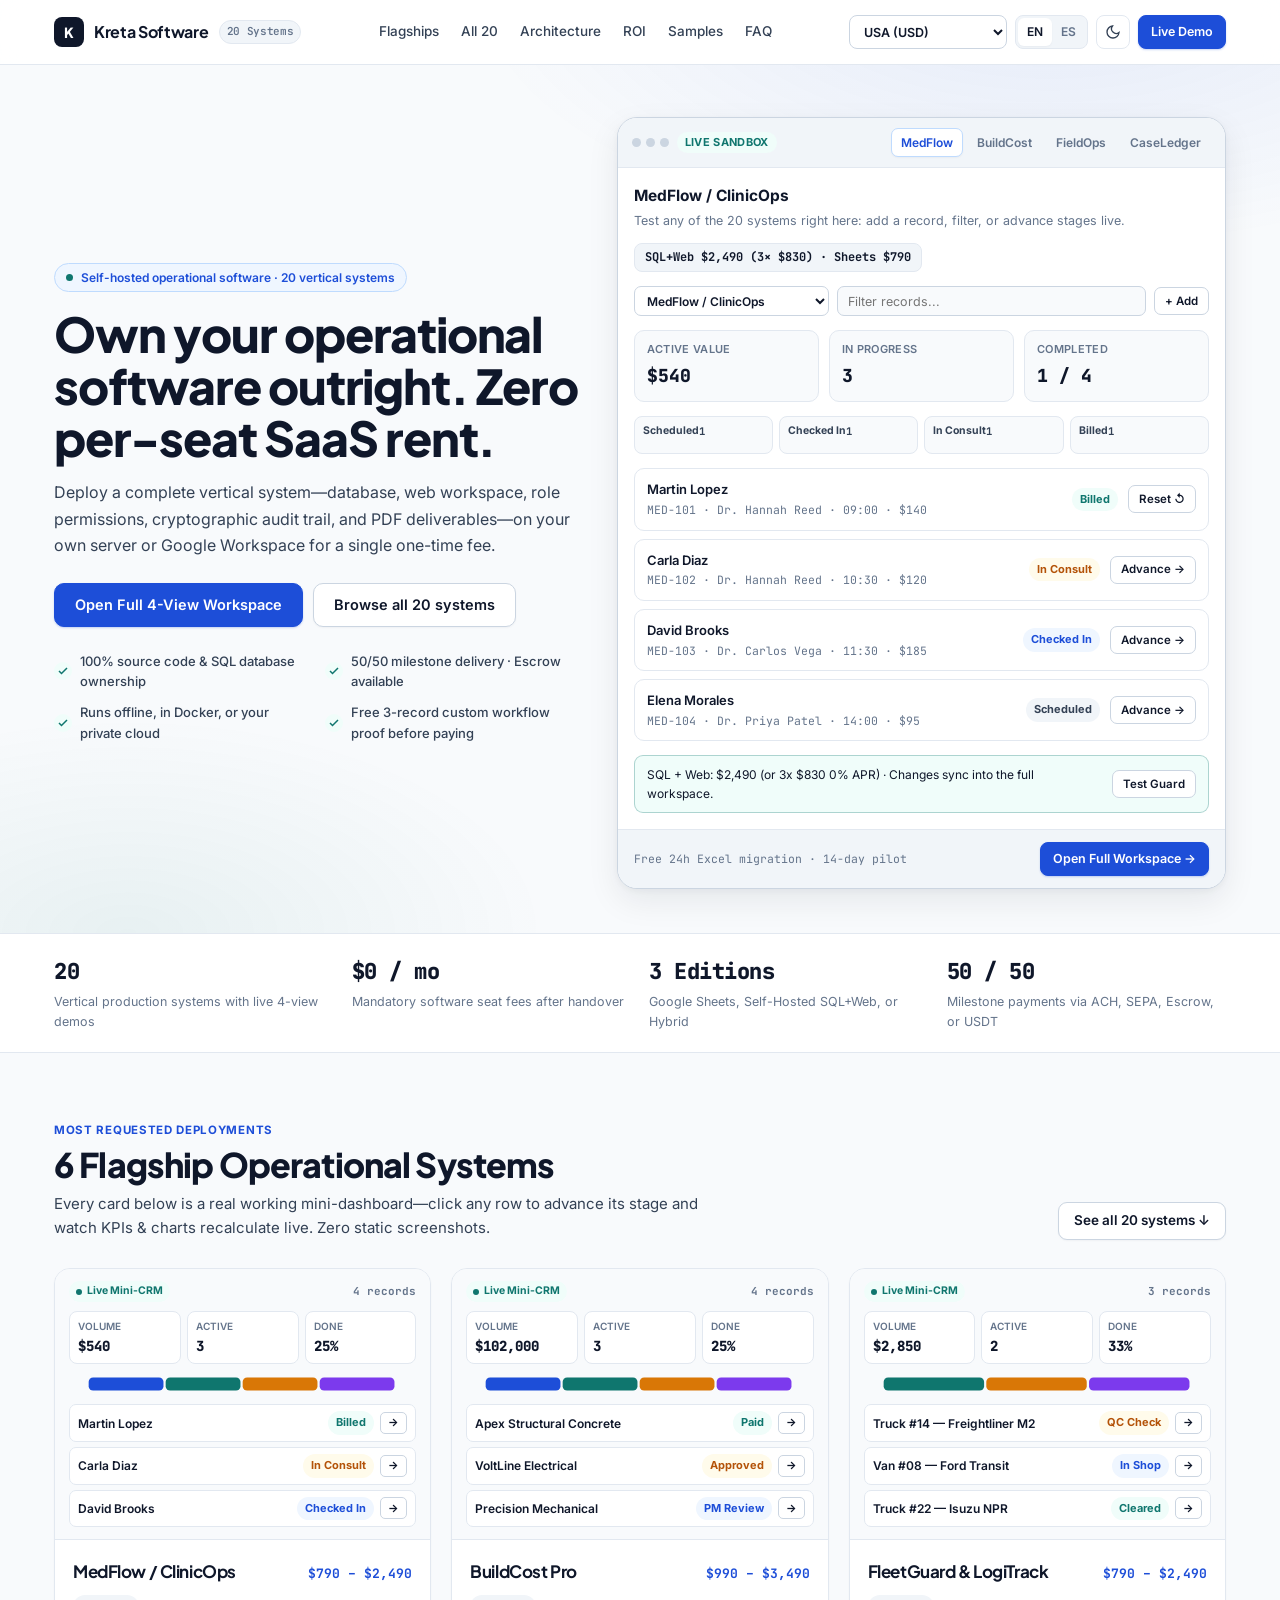
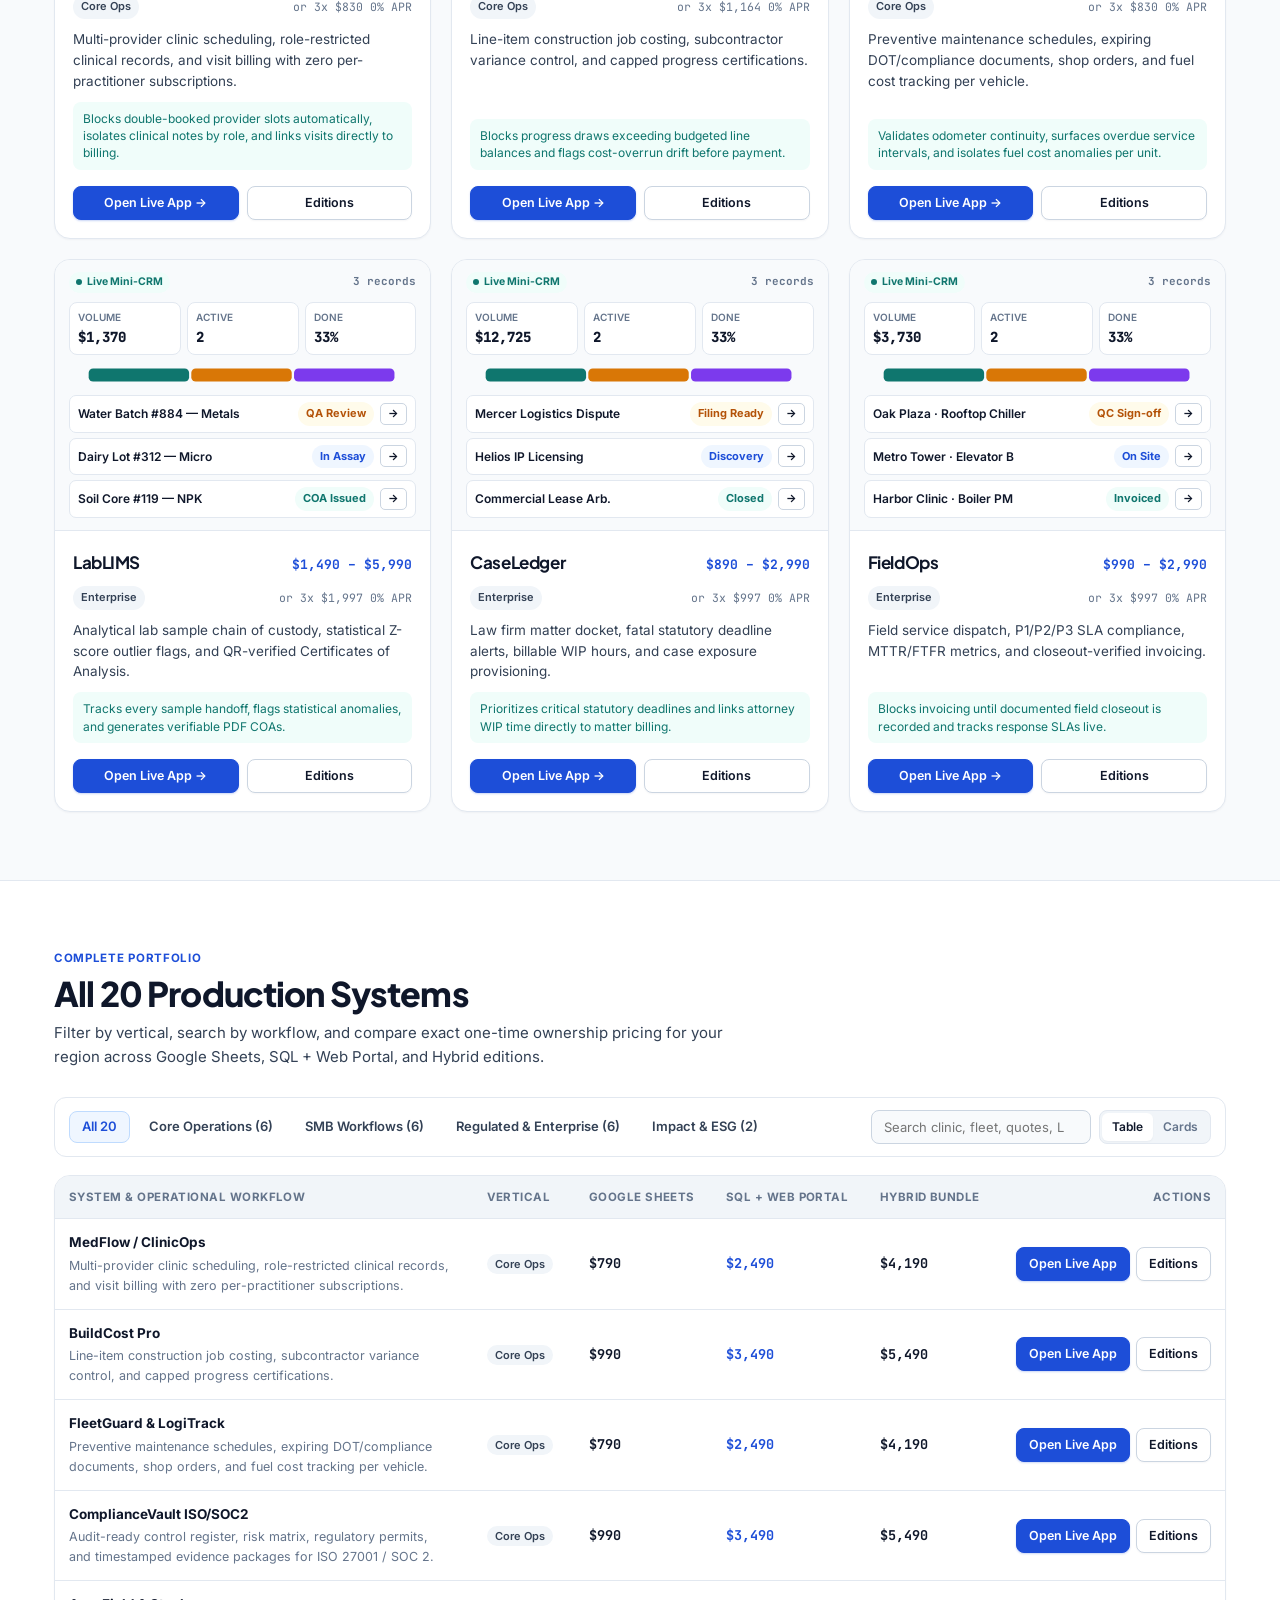
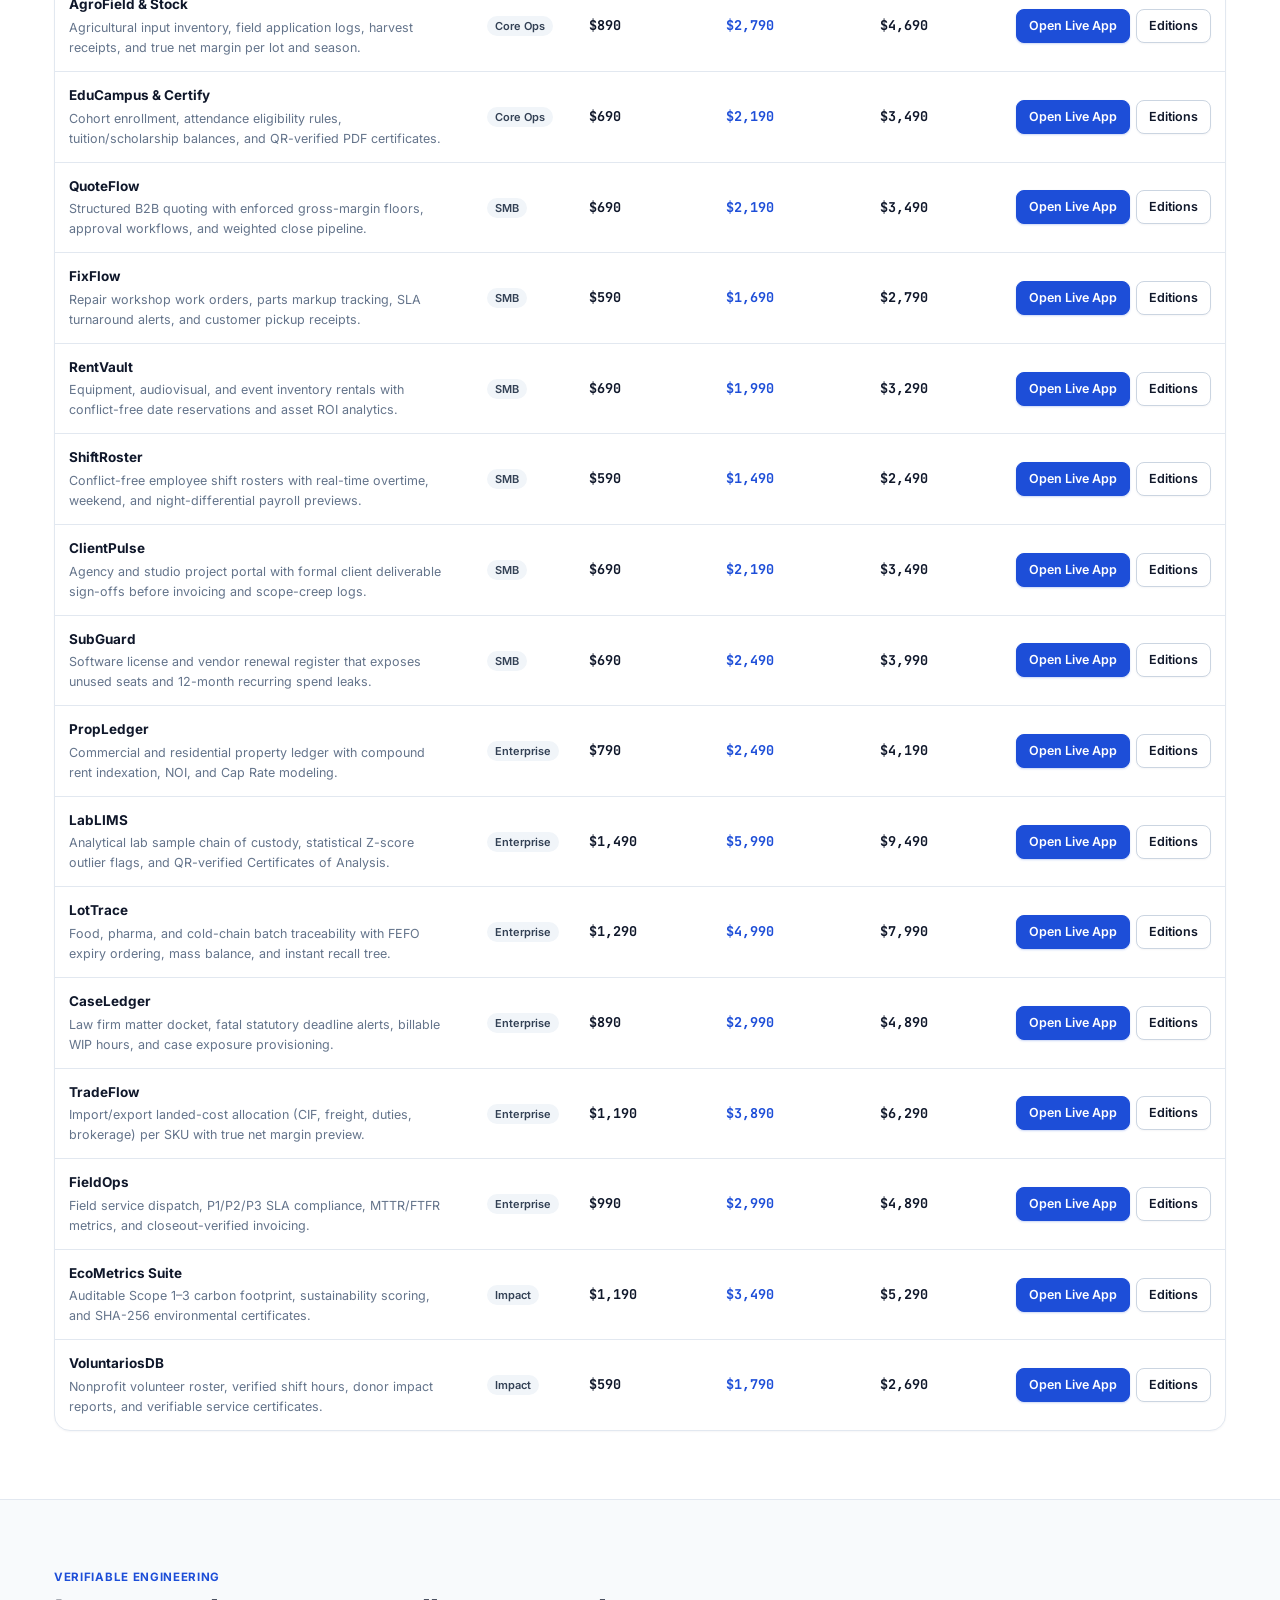
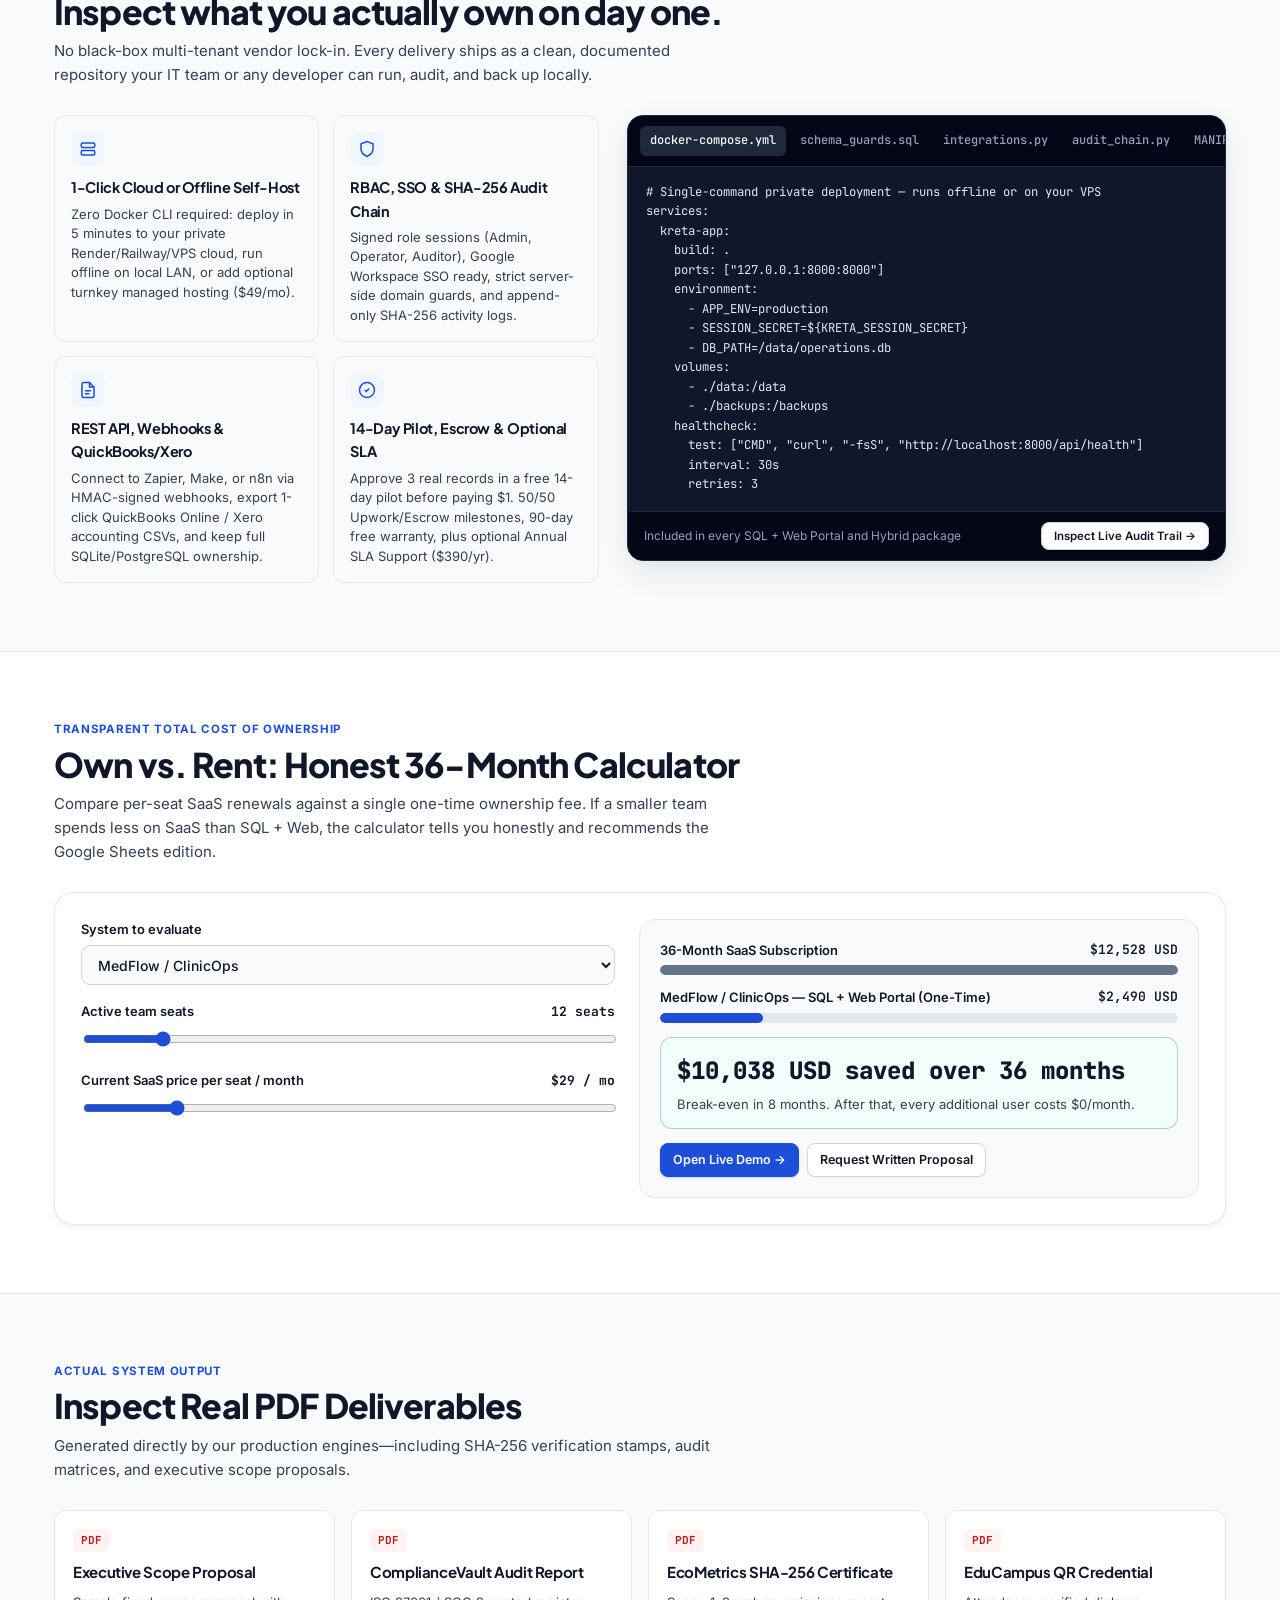
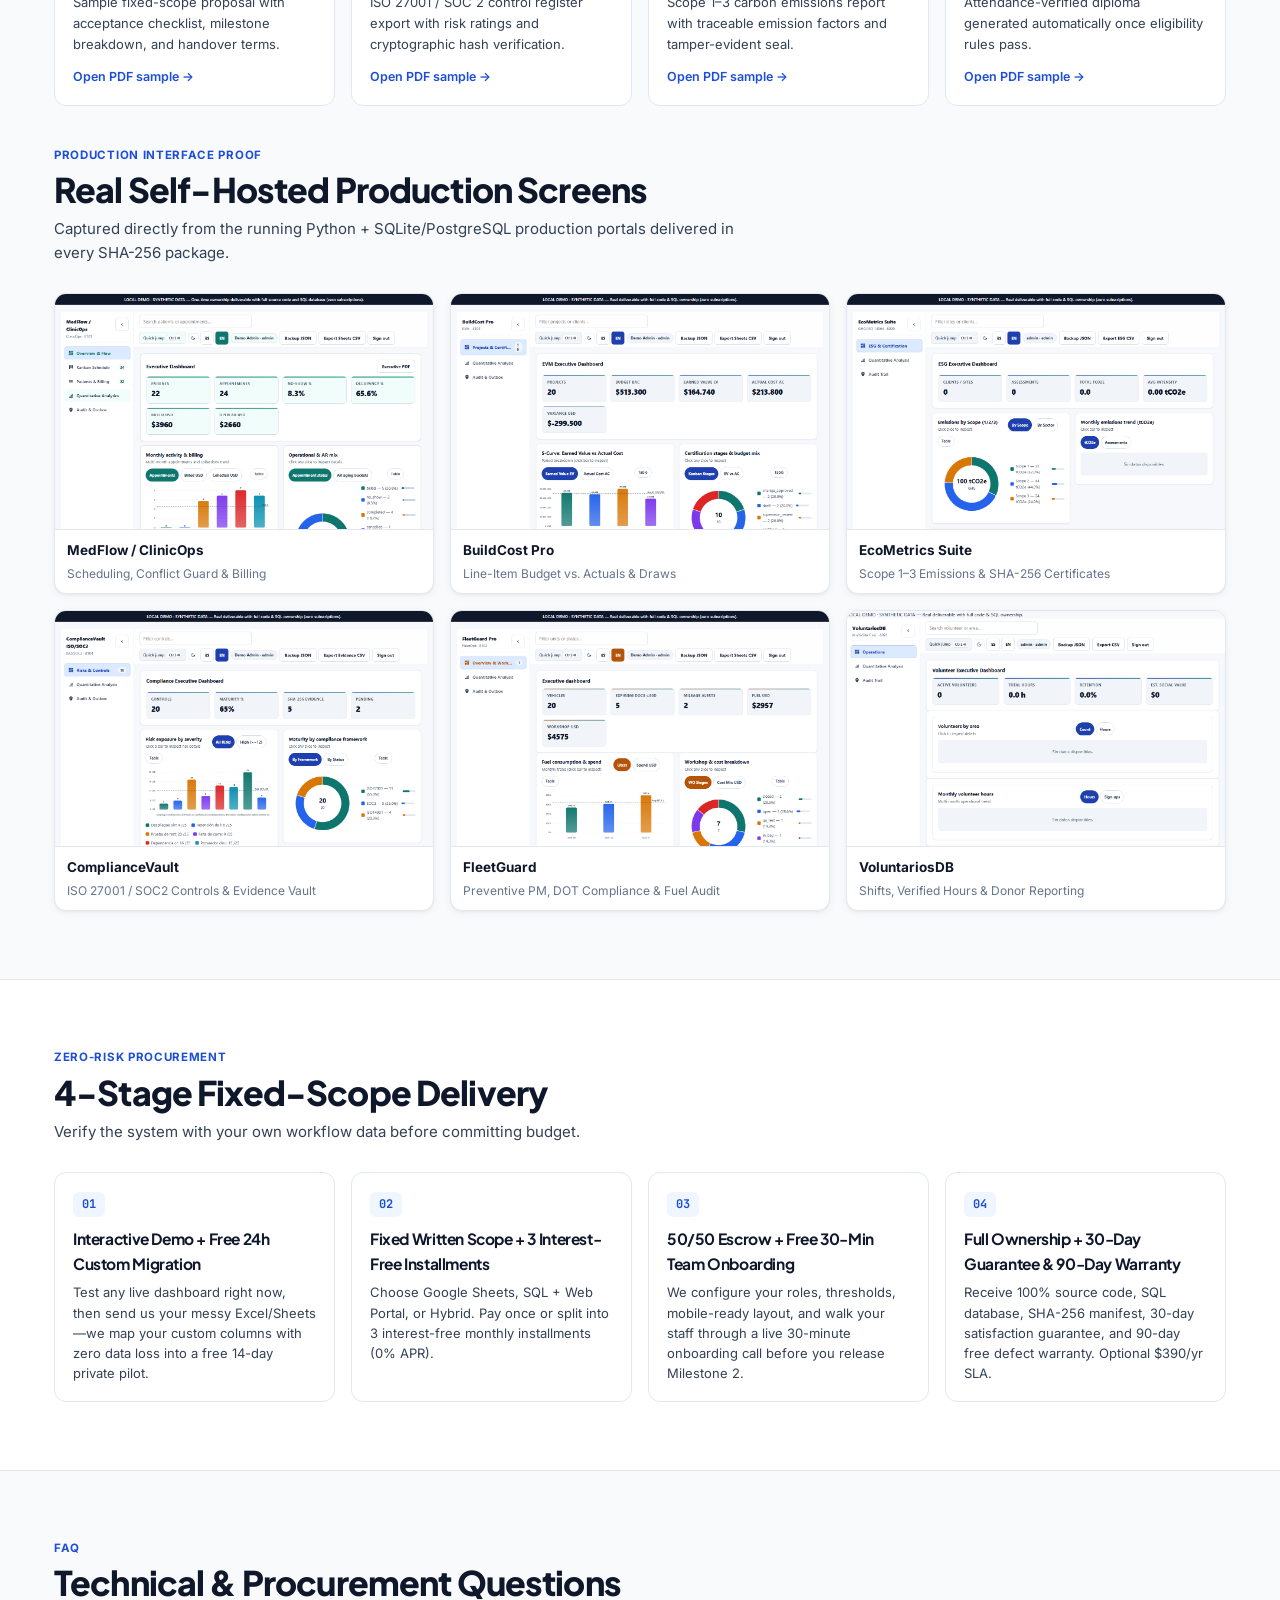
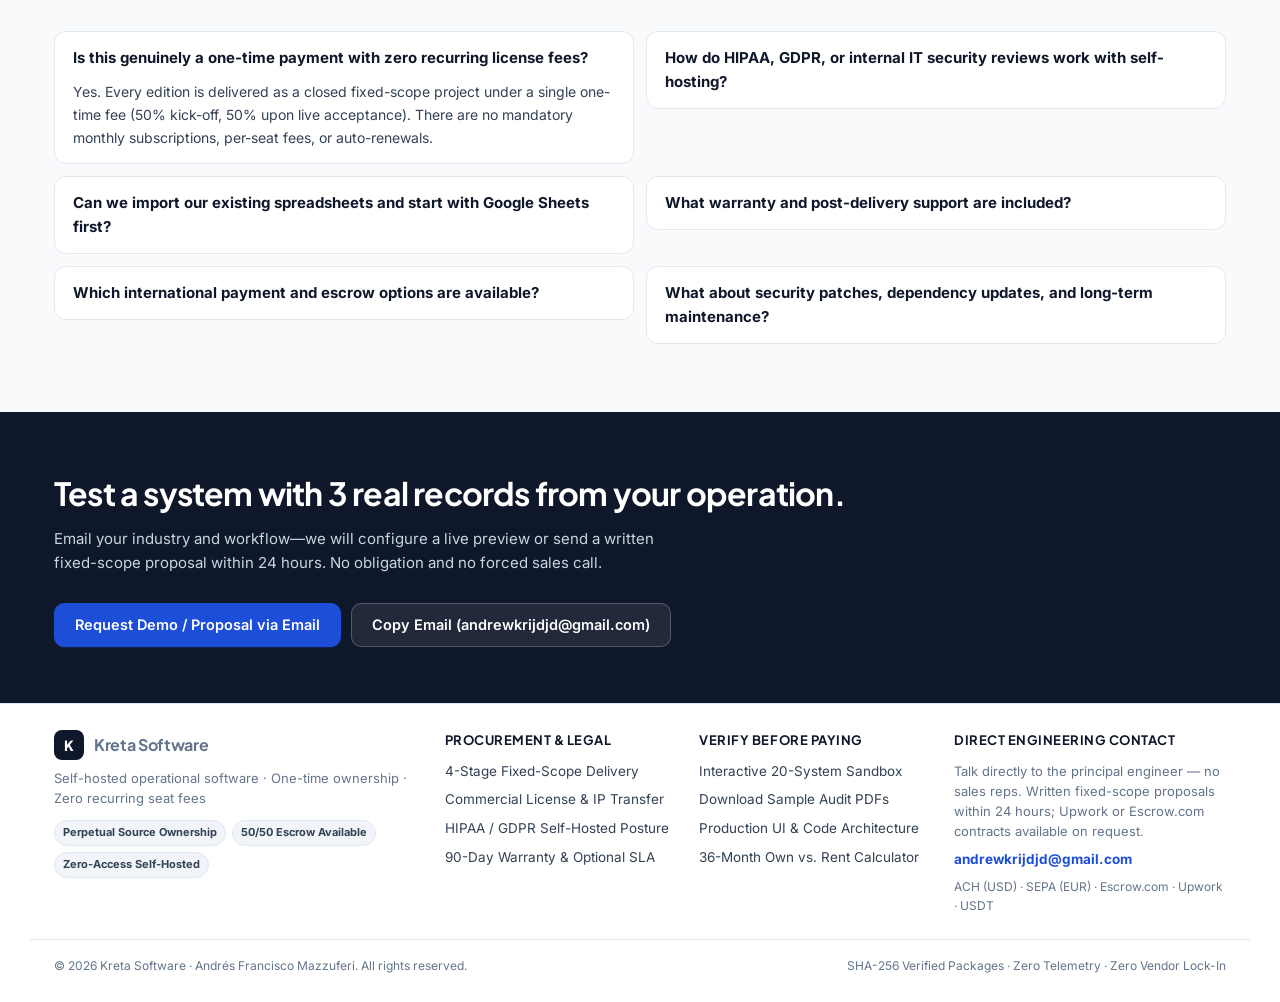
<file: index.html>
<!DOCTYPE html>
<html lang="en">
<head>
  <meta charset="utf-8">
  <meta name="viewport" content="width=device-width, initial-scale=1">
  <title>Kreta Software — Self-Hosted Operational Software You Own Outright</title>
  <link rel="icon" type="image/svg+xml" href="data:image/svg+xml,%3Csvg xmlns='http://www.w3.org/2000/svg' viewBox='0 0 32 32'%3E%3Crect width='32' height='32' rx='8' fill='%230F172A'/%3E%3Ctext x='16' y='22' text-anchor='middle' fill='%23FFFFFF' font-family='sans-serif' font-weight='800' font-size='18'%3EK%3C/text%3E%3C/svg%3E">
  <meta name="description" content="20 production-ready vertical operational systems delivered under a single one-time fee. Full source code, SQL database, Docker setup, and Google Sheets editions. Zero per-seat SaaS fees.">
  <meta property="og:title" content="Kreta Software — Operational Software You Own Outright">
  <meta property="og:description" content="Test any of our 20 interactive operational workspaces in your browser. Self-hosted SQL + Web, Google Sheets, or Hybrid. 50/50 milestone delivery.">
  <meta property="og:image" content="assets/og-card.png">
  <link rel="preconnect" href="https://fonts.googleapis.com">
  <link rel="preconnect" href="https://fonts.gstatic.com" crossorigin>
  <link href="https://fonts.googleapis.com/css2?family=Inter:wght@400;500;600;700&family=JetBrains+Mono:wght@400;500;600&family=Plus+Jakarta+Sans:wght@600;700;800&display=swap" rel="stylesheet">
  <link rel="stylesheet" href="styles.css">
</head>
<body>
  <a class="skip-link" href="#main" data-i18n="skip_link">Skip to main content</a>

  <header class="site-header">
    <div class="container nav-inner">
      <a class="brand" href="#top" aria-label="Kreta Software Home">
        <span class="brand-mark" aria-hidden="true">K</span>
        <span>Kreta Software</span>
        <span class="brand-tag mono">20 Systems</span>
      </a>

      <nav class="nav-links" aria-label="Primary navigation">
        <a href="#flagships" data-i18n="nav_flagships">Flagships</a>
        <a href="#catalog" data-i18n="nav_catalog">All 20 Systems</a>
        <a href="#architecture" data-i18n="nav_arch">Architecture</a>
        <a href="#roi" data-i18n="nav_savings">Own vs. Rent</a>
        <a href="#samples" data-i18n="nav_samples">PDF Samples</a>
        <a href="#faq" data-i18n="nav_faq">FAQ</a>
      </nav>

      <div class="nav-controls">
        <label class="sr-only" for="region-select" data-i18n="region_label">Pricing region</label>
        <select id="region-select" class="region-select nav-desktop-only" aria-label="Pricing region">
          <option value="USA">USA (USD)</option>
          <option value="EUR">Europe (EUR)</option>
          <option value="LATAM">LATAM (USD)</option>
          <option value="AR">Argentina (USD)</option>
        </select>

        <div class="lang-switch nav-desktop-only" role="group" aria-label="Language">
          <button type="button" class="lang-btn" data-lang="en" aria-pressed="true">EN</button>
          <button type="button" class="lang-btn" data-lang="es" aria-pressed="false">ES</button>
        </div>

        <button type="button" class="icon-btn" id="theme-toggle" aria-label="Toggle dark mode" title="Toggle theme">
          <svg width="16" height="16" viewBox="0 0 24 24" fill="none" stroke="currentColor" stroke-width="2" aria-hidden="true"><path d="M21 12.79A9 9 0 1 1 11.21 3 7 7 0 0 0 21 12.79z"/></svg>
        </button>

        <a class="btn btn-primary btn-sm nav-desktop-only" href="demo.html?p=medflow" data-i18n="nav_demo">Open Interactive Demo</a>

        <button type="button" class="icon-btn nav-menu-btn" id="mobile-menu-btn" aria-label="Open menu" aria-expanded="false" aria-controls="mobile-drawer">
          <svg width="18" height="18" viewBox="0 0 24 24" fill="none" stroke="currentColor" stroke-width="2" aria-hidden="true"><path d="M4 6h16M4 12h16M4 18h16"/></svg>
        </button>
      </div>
    </div>
  </header>

  <!-- MOBILE DRAWER -->
  <div class="mobile-drawer-backdrop" id="mobile-backdrop" hidden></div>
  <aside class="mobile-drawer" id="mobile-drawer" hidden aria-label="Mobile menu">
    <div class="mobile-drawer-head">
      <strong style="font-family:var(--font-display)">Kreta Software</strong>
      <button type="button" class="icon-btn" id="mobile-close-btn" aria-label="Close menu">
        <svg width="16" height="16" viewBox="0 0 24 24" fill="none" stroke="currentColor" stroke-width="2" aria-hidden="true"><path d="M18 6 6 18M6 6l12 12"/></svg>
      </button>
    </div>
    <nav class="mobile-drawer-links">
      <a href="#flagships" data-i18n="nav_flagships">Flagships</a>
      <a href="#catalog" data-i18n="nav_catalog">All 20 Systems</a>
      <a href="#architecture" data-i18n="nav_arch">Architecture</a>
      <a href="#roi" data-i18n="nav_savings">Own vs. Rent</a>
      <a href="#samples" data-i18n="nav_samples">PDF Samples</a>
      <a href="#faq" data-i18n="nav_faq">FAQ</a>
      <a href="demo.html?p=medflow" data-i18n="nav_demo">Open Interactive Demo</a>
    </nav>
    <div class="mobile-drawer-controls">
      <select id="region-select-mobile" class="region-select" style="width:100%" aria-label="Pricing region mobile">
        <option value="USA">USA (USD)</option>
        <option value="EUR">Europe (EUR)</option>
        <option value="LATAM">LATAM (USD)</option>
        <option value="AR">Argentina (USD)</option>
      </select>
      <div class="lang-switch" style="width:100%;justify-content:center" role="group" aria-label="Language mobile">
        <button type="button" class="lang-btn" data-lang="en" aria-pressed="true" style="flex:1">English</button>
        <button type="button" class="lang-btn" data-lang="es" aria-pressed="false" style="flex:1">Español</button>
      </div>
      <a class="btn btn-primary" href="mailto:andrewkrijdjd@gmail.com?subject=%5BKRETA-PROPUESTA%5D%20Evaluation%20%28USA%29" id="mobile-proposal-btn" data-i18n="nav_cta">Request Proposal</a>
    </div>
  </aside>

  <main id="main">
    <!-- HERO WITH LIVE CLICKABLE INTERACTIVE MINI-WORKSPACE -->
    <section id="top" class="hero">
      <div class="container hero-grid">
        <div>
          <span class="eyebrow">
            <span class="eyebrow-dot" aria-hidden="true"></span>
            <span data-i18n="hero_pill">Self-hosted operational software · 20 vertical systems</span>
          </span>
          <h1 data-i18n="hero_h1">Own your operational software outright. Zero per-seat SaaS rent.</h1>
          <p class="hero-lead" data-i18n="hero_lead">
            Deploy a complete vertical system—database, web workspace, role permissions, cryptographic audit trail, and PDF deliverables—on your own server or Google Workspace for a single one-time fee.
          </p>
          <div class="hero-actions">
            <a class="btn btn-primary btn-lg" id="hero-demo-cta" href="demo.html?p=medflow" data-i18n="hero_cta_demo">Open Full 4-View Workspace</a>
            <a class="btn btn-secondary btn-lg" href="#catalog" data-i18n="hero_cta_catalog">Browse all 20 systems</a>
          </div>
          <ul class="hero-proof-list">
            <li>
              <span class="proof-check" aria-hidden="true"><svg width="12" height="12" viewBox="0 0 24 24" fill="none" stroke="currentColor" stroke-width="3"><path d="M20 6 9 17l-5-5"/></svg></span>
              <span data-i18n="trust_1">100% source code &amp; SQL database ownership</span>
            </li>
            <li>
              <span class="proof-check" aria-hidden="true"><svg width="12" height="12" viewBox="0 0 24 24" fill="none" stroke="currentColor" stroke-width="3"><path d="M20 6 9 17l-5-5"/></svg></span>
              <span data-i18n="trust_2">50/50 milestone delivery · Escrow available</span>
            </li>
            <li>
              <span class="proof-check" aria-hidden="true"><svg width="12" height="12" viewBox="0 0 24 24" fill="none" stroke="currentColor" stroke-width="3"><path d="M20 6 9 17l-5-5"/></svg></span>
              <span data-i18n="trust_3">Runs offline, in Docker, or your private cloud</span>
            </li>
            <li>
              <span class="proof-check" aria-hidden="true"><svg width="12" height="12" viewBox="0 0 24 24" fill="none" stroke="currentColor" stroke-width="3"><path d="M20 6 9 17l-5-5"/></svg></span>
              <span data-i18n="trust_4">Free 3-record custom workflow proof before paying</span>
            </li>
          </ul>
        </div>

        <!-- LIVE INTERACTIVE HERO MINI-CRM (ALL 20 SYSTEMS, ZERO STATIC PNGs!) -->
        <div class="hero-sandbox" aria-label="Interactive live CRM workspace preview">
          <div class="sandbox-chrome">
            <div class="sandbox-chrome-left">
              <span class="chrome-dots" aria-hidden="true"><span></span><span></span><span></span></span>
              <span class="sandbox-badge" data-i18n="sb_live">Live Mini-CRM</span>
            </div>
            <div class="sandbox-tabs" role="tablist" aria-label="Switch live system preview">
              <button type="button" class="sandbox-tab" role="tab" data-sb="medflow" aria-selected="true">MedFlow</button>
              <button type="button" class="sandbox-tab" role="tab" data-sb="buildcost" aria-selected="false">BuildCost</button>
              <button type="button" class="sandbox-tab" role="tab" data-sb="fieldops" aria-selected="false">FieldOps</button>
              <button type="button" class="sandbox-tab" role="tab" data-sb="caseledger" aria-selected="false">CaseLedger</button>
            </div>
          </div>
          <div class="sandbox-body">
            <div class="sandbox-head">
              <div>
                <div class="sandbox-title" id="sb-title">MedFlow / ClinicOps</div>
                <div class="sandbox-sub" id="sb-sub">Switch any of the 20 systems, add a record, or advance stages live.</div>
              </div>
              <span class="sandbox-price-chip mono" id="sb-price">From $590 · 3x $197</span>
            </div>

            <div class="sb-toolbar">
              <label class="sr-only" for="sb-product-select">Choose any of 20 systems</label>
              <select id="sb-product-select" class="sb-select" aria-label="Choose any of 20 systems"></select>
              <label class="sr-only" for="sb-search">Filter live records</label>
              <input type="search" id="sb-search" class="sb-search" placeholder="Filter records..." autocomplete="off">
              <button type="button" class="sandbox-adv-btn" id="sb-toggle-add">+ Add</button>
            </div>

            <form id="sb-add-form" class="sb-inline-form" hidden>
              <input type="text" id="sb-add-name" placeholder="Client / record name" required>
              <input type="number" id="sb-add-amount" placeholder="Value" min="1" step="any" required>
              <button type="submit" class="btn btn-primary btn-sm" style="height:30px">Save</button>
            </form>

            <div class="sandbox-kpis" id="sb-kpis"></div>
            <div class="sb-chart-strip" id="sb-chart" aria-label="Stage distribution chart"></div>
            <div class="sandbox-list" id="sb-list"></div>

            <div class="sandbox-rule-feedback" id="sb-feedback" role="status" aria-live="polite">
              <span id="sb-feedback-text">Try clicking Advance on a row, + Add, or Test Guard — changes sync into the full workspace.</span>
              <button type="button" class="sandbox-adv-btn" id="sb-test-rule">Test Guard</button>
            </div>
          </div>
          <div class="sandbox-footer">
            <span class="mono" style="font-size:11.5px;color:var(--muted)" id="sb-audit">Free 24h Excel migration · 14-day pilot</span>
            <a class="btn btn-primary btn-sm" id="sb-launch-full" href="demo.html?p=medflow" data-i18n="sb_open_full">Open Full Workspace →</a>
          </div>
        </div>
      </div>
    </section>

    <!-- VERIFIABLE PROOF STRIP -->
    <section class="proof-strip" aria-label="Key operational facts">
      <div class="container proof-grid">
        <div class="proof-item">
          <span class="proof-num mono">20</span>
          <span class="proof-lbl" data-i18n="proof_1">Vertical production systems with live 4-view demos</span>
        </div>
        <div class="proof-item">
          <span class="proof-num mono">$0 / mo</span>
          <span class="proof-lbl" data-i18n="proof_2">Mandatory software seat fees after handover</span>
        </div>
        <div class="proof-item">
          <span class="proof-num mono">3 Editions</span>
          <span class="proof-lbl" data-i18n="proof_3">Google Sheets, Self-Hosted SQL+Web, or Hybrid</span>
        </div>
        <div class="proof-item">
          <span class="proof-num mono">50 / 50</span>
          <span class="proof-lbl" data-i18n="proof_4">Milestone payments via ACH, SEPA, Escrow, or USDT</span>
        </div>
      </div>
    </section>

    <!-- CURATED 6-FLAGSHIP SPOTLIGHT -->
    <section id="flagships" class="section">
      <div class="container">
        <div class="section-head">
          <div>
            <span class="section-kicker" data-i18n="flag_kicker">Most Requested Deployments</span>
            <h2 data-i18n="flag_h2">6 Flagship Operational Systems</h2>
            <p class="section-sub" data-i18n="flag_sub">Each preview shows the full uncropped production workspace. Launch any system in the 4-view interactive demo (Overview, Kanban, Records, Audit) with zero registration.</p>
          </div>
          <a class="btn btn-secondary" href="#catalog" data-i18n="flag_see_all">See all 20 systems ↓</a>
        </div>
        <div class="flagship-grid" id="flagship-grid"></div>
      </div>
    </section>

    <!-- FULL 20-SYSTEM PORTFOLIO EXPLORER (TABLE DEFAULT + CARDS TOGGLE) -->
    <section id="catalog" class="section section-alt">
      <div class="container">
        <div class="section-head">
          <div>
            <span class="section-kicker" data-i18n="cat_kicker">Complete Portfolio</span>
            <h2 data-i18n="cat_h2">All 20 Production Systems</h2>
            <p class="section-sub" data-i18n="cat_sub">Filter by vertical, search by workflow, and compare exact one-time ownership pricing for your region across Google Sheets, SQL + Web Portal, and Hybrid editions.</p>
          </div>
        </div>

        <div class="explorer-toolbar">
          <div class="filter-pills" role="group" aria-label="Filter by vertical family">
            <button type="button" class="filter-pill" data-cat="all" aria-pressed="true" data-i18n="cat_all">All 20</button>
            <button type="button" class="filter-pill" data-cat="core" aria-pressed="false" data-i18n="cat_core">Core Operations (6)</button>
            <button type="button" class="filter-pill" data-cat="smb" aria-pressed="false" data-i18n="cat_smb">SMB Workflows (6)</button>
            <button type="button" class="filter-pill" data-cat="enterprise" aria-pressed="false" data-i18n="cat_ent">Regulated &amp; Enterprise (6)</button>
            <button type="button" class="filter-pill" data-cat="impact" aria-pressed="false" data-i18n="cat_imp">Impact &amp; ESG (2)</button>
          </div>

          <div class="explorer-right">
            <label class="sr-only" for="catalog-search">Search systems</label>
            <input type="search" id="catalog-search" class="search-input" placeholder="Search clinic, fleet, quotes, LIMS..." autocomplete="off">
            <div class="view-toggle" role="group" aria-label="Catalog layout">
              <button type="button" class="view-btn" data-view="table" aria-pressed="true" data-i18n="view_table">Table</button>
              <button type="button" class="view-btn" data-view="cards" aria-pressed="false" data-i18n="view_cards">Cards</button>
            </div>
          </div>
        </div>

        <div id="catalog-mount"></div>
      </div>
    </section>

    <!-- SELF-HOSTED ARCHITECTURE, SECURITY & TRUST TEARDOWN -->
    <section id="architecture" class="section">
      <div class="container">
        <div class="section-head">
          <div>
            <span class="section-kicker" data-i18n="arch_kicker">Verifiable Engineering</span>
            <h2 data-i18n="arch_h2">Inspect what you actually own on day one.</h2>
            <p class="section-sub" data-i18n="arch_sub">No black-box multi-tenant vendor lock-in. Every delivery ships as a clean, documented repository your IT team or any developer can run, audit, and back up locally.</p>
          </div>
        </div>

        <div class="arch-grid">
          <div class="trust-cards">
            <article class="trust-card">
              <div class="trust-icon" aria-hidden="true">
                <svg width="18" height="18" viewBox="0 0 24 24" fill="none" stroke="currentColor" stroke-width="2"><rect x="3" y="4" width="18" height="6" rx="2"/><rect x="3" y="14" width="18" height="6" rx="2"/><path d="M7 7h.01M7 17h.01"/></svg>
              </div>
              <h3 data-i18n="t1_t">1-Click Cloud or Offline Self-Host</h3>
              <p data-i18n="t1_d">Zero Docker CLI required: deploy in 5 minutes to your private Render/Railway/VPS cloud, run offline on local LAN, or add optional turnkey managed hosting ($49/mo).</p>
            </article>
            <article class="trust-card">
              <div class="trust-icon" aria-hidden="true">
                <svg width="18" height="18" viewBox="0 0 24 24" fill="none" stroke="currentColor" stroke-width="2"><path d="M12 22s8-4 8-10V5l-8-3-8 3v7c0 6 8 10 8 10z"/></svg>
              </div>
              <h3 data-i18n="t2_t">RBAC, SSO &amp; SHA-256 Audit Chain</h3>
              <p data-i18n="t2_d">Signed role sessions (Admin, Operator, Auditor), Google Workspace SSO ready, strict server-side domain guards, and append-only SHA-256 activity logs.</p>
            </article>
            <article class="trust-card">
              <div class="trust-icon" aria-hidden="true">
                <svg width="18" height="18" viewBox="0 0 24 24" fill="none" stroke="currentColor" stroke-width="2"><path d="M14 2H6a2 2 0 0 0-2 2v16a2 2 0 0 0 2 2h12a2 2 0 0 0 2-2V8z"/><path d="M14 2v6h6M8 13h8M8 17h6"/></svg>
              </div>
              <h3 data-i18n="t3_t">REST API, Webhooks &amp; QuickBooks/Xero</h3>
              <p data-i18n="t3_d">Connect to Zapier, Make, or n8n via HMAC-signed webhooks, export 1-click QuickBooks Online / Xero accounting CSVs, and keep full SQLite/PostgreSQL ownership.</p>
            </article>
            <article class="trust-card">
              <div class="trust-icon" aria-hidden="true">
                <svg width="18" height="18" viewBox="0 0 24 24" fill="none" stroke="currentColor" stroke-width="2"><path d="M9 12l2 2 4-4"/><circle cx="12" cy="12" r="10"/></svg>
              </div>
              <h3 data-i18n="t4_t">14-Day Pilot, Escrow &amp; Optional SLA</h3>
              <p data-i18n="t4_d">Approve 3 real records in a free 14-day pilot before paying $1. 50/50 Upwork/Escrow milestones, 90-day free warranty, plus optional Annual SLA Support ($390/yr).</p>
            </article>
          </div>

          <div class="code-inspector" aria-label="Deliverable architecture code inspector">
            <div class="code-tabs" role="tablist">
              <button type="button" class="code-tab" role="tab" data-code="docker" aria-selected="true">docker-compose.yml</button>
              <button type="button" class="code-tab" role="tab" data-code="sql" aria-selected="false">schema_guards.sql</button>
              <button type="button" class="code-tab" role="tab" data-code="webhooks" aria-selected="false">integrations.py</button>
              <button type="button" class="code-tab" role="tab" data-code="audit" aria-selected="false">audit_chain.py</button>
              <button type="button" class="code-tab" role="tab" data-code="manifest" aria-selected="false">MANIFEST_SHA256.txt</button>
            </div>
            <pre class="code-body" id="code-body"></pre>
            <div class="code-foot">
              <span data-i18n="code_foot">Included in every SQL + Web Portal and Hybrid package</span>
              <a class="btn btn-secondary btn-sm" href="demo.html?p=compliancevault" style="height:28px;font-size:11.5px" data-i18n="code_try">Inspect Live Audit Trail →</a>
            </div>
          </div>
        </div>
      </div>
    </section>

    <!-- HONEST 36-MONTH OWN VS RENT CALCULATOR -->
    <section id="roi" class="section section-alt">
      <div class="container">
        <div class="section-head">
          <div>
            <span class="section-kicker" data-i18n="roi_kicker">Transparent Total Cost of Ownership</span>
            <h2 data-i18n="roi_h2">Own vs. Rent: Honest 36-Month Calculator</h2>
            <p class="section-sub" data-i18n="roi_sub">Compare per-seat SaaS renewals against a single one-time ownership fee. If a smaller team spends less on SaaS than SQL + Web, the calculator tells you honestly and recommends the Google Sheets edition.</p>
          </div>
        </div>

        <div class="roi-panel">
          <div class="roi-inputs">
            <div class="field-group">
              <label for="roi-product"><span data-i18n="roi_sys">System to evaluate</span></label>
              <select id="roi-product" class="field-select"></select>
            </div>
            <div class="field-group">
              <label for="roi-seats">
                <span data-i18n="roi_seats">Active team seats</span>
                <strong class="mono" id="roi-seats-val">12 seats</strong>
              </label>
              <input id="roi-seats" class="field-range" type="range" min="1" max="80" value="12">
            </div>
            <div class="field-group">
              <label for="roi-per-seat">
                <span data-i18n="roi_price">Current SaaS price per seat / month</span>
                <strong class="mono" id="roi-per-seat-val">$29 / mo</strong>
              </label>
              <input id="roi-per-seat" class="field-range" type="range" min="5" max="150" step="1" value="29">
            </div>
          </div>

          <div class="roi-results">
            <div class="roi-bars">
              <div class="roi-bar-row">
                <div class="roi-bar-head">
                  <span data-i18n="roi_saas_lbl">36-Month SaaS Subscription</span>
                  <span class="mono" id="roi-saas-total">$12,528</span>
                </div>
                <div class="roi-track"><div class="roi-fill roi-fill-saas" id="roi-bar-saas" style="width:100%"></div></div>
              </div>
              <div class="roi-bar-row">
                <div class="roi-bar-head">
                  <span id="roi-own-lbl">Kreta SQL + Web (One-Time)</span>
                  <span class="mono" id="roi-own-total">$2,490</span>
                </div>
                <div class="roi-track"><div class="roi-fill roi-fill-own" id="roi-bar-own" style="width:20%"></div></div>
              </div>
            </div>

            <div class="roi-verdict" id="roi-verdict">
              <div class="roi-verdict-num mono" id="roi-verdict-num">$10,038 saved over 36 months</div>
              <div class="roi-verdict-sub" id="roi-verdict-sub">Break-even in 8 months. After that, every additional user costs $0/month.</div>
            </div>

            <div style="display:flex;gap:8px;flex-wrap:wrap">
              <a class="btn btn-primary btn-sm" id="roi-launch-demo" href="demo.html?p=medflow" data-i18n="roi_try">Open Live Demo →</a>
              <a class="btn btn-secondary btn-sm" id="roi-proposal-link" href="mailto:andrewkrijdjd@gmail.com?subject=%5BKRETA-PROPUESTA%5D%20MedFlow%20%28USA%29" data-i18n="roi_req">Request Written Proposal</a>
            </div>
          </div>
        </div>
      </div>
    </section>

    <!-- REAL DOWNLOADABLE PDF DELIVERABLES -->
    <section id="samples" class="section">
      <div class="container">
        <div class="section-head">
          <div>
            <span class="section-kicker" data-i18n="smp_kicker">Actual System Output</span>
            <h2 data-i18n="smp_h2">Inspect Real PDF Deliverables</h2>
            <p class="section-sub" data-i18n="smp_sub">Generated directly by our production engines—including SHA-256 verification stamps, audit matrices, and executive scope proposals.</p>
          </div>
        </div>

        <div class="samples-grid">
          <a class="sample-card" href="assets/samples/Kreta_Software_Executive_Proposal_Sample_EN.pdf" target="_blank" rel="noopener noreferrer">
            <span class="sample-badge mono">PDF</span>
            <h3 data-i18n="smp_1_t">Executive Scope Proposal</h3>
            <p data-i18n="smp_1_d">Sample fixed-scope proposal with acceptance checklist, milestone breakdown, and handover terms.</p>
            <span class="sample-link" data-i18n="smp_open">Open PDF sample →</span>
          </a>
          <a class="sample-card" href="assets/samples/ComplianceVault_Audit_Report_Sample.pdf" target="_blank" rel="noopener noreferrer">
            <span class="sample-badge mono">PDF</span>
            <h3 data-i18n="smp_2_t">ComplianceVault Audit Report</h3>
            <p data-i18n="smp_2_d">ISO 27001 / SOC 2 control register export with risk ratings and cryptographic hash verification.</p>
            <span class="sample-link" data-i18n="smp_open">Open PDF sample →</span>
          </a>
          <a class="sample-card" href="assets/samples/EcoMetrics_Carbon_Certificate_SHA256_Sample.pdf" target="_blank" rel="noopener noreferrer">
            <span class="sample-badge mono">PDF</span>
            <h3 data-i18n="smp_3_t">EcoMetrics SHA-256 Certificate</h3>
            <p data-i18n="smp_3_d">Scope 1–3 carbon emissions report with traceable emission factors and tamper-evident seal.</p>
            <span class="sample-link" data-i18n="smp_open">Open PDF sample →</span>
          </a>
          <a class="sample-card" href="assets/samples/EduCampus_Verifiable_Certificate_Sample.pdf" target="_blank" rel="noopener noreferrer">
            <span class="sample-badge mono">PDF</span>
            <h3 data-i18n="smp_4_t">EduCampus QR Credential</h3>
            <p data-i18n="smp_4_d">Attendance-verified diploma generated automatically once eligibility rules pass.</p>
            <span class="sample-link" data-i18n="smp_open">Open PDF sample →</span>
          </a>
        </div>
        <div class="section-head" style="margin-top:40px">
          <div>
            <span class="section-kicker" data-i18n="screens_kicker">Production Interface Proof</span>
            <h2 data-i18n="screens_h2">Real Self-Hosted Production Screens</h2>
            <p class="section-sub" data-i18n="screens_sub">Captured directly from the running Python + SQLite/PostgreSQL production portals delivered in every SHA-256 package.</p>
          </div>
        </div>
        <div class="screens-gallery" id="screens-gallery">
          <figure class="screen-card">
            <img src="assets/screens/en/medflow.png" data-screen="medflow" alt="MedFlow ClinicOps production portal screenshot" loading="lazy">
            <figcaption><strong>MedFlow / ClinicOps</strong><span>Scheduling, Conflict Guard &amp; Billing</span></figcaption>
          </figure>
          <figure class="screen-card">
            <img src="assets/screens/en/buildcost.png" data-screen="buildcost" alt="BuildCost Pro construction job costing portal screenshot" loading="lazy">
            <figcaption><strong>BuildCost Pro</strong><span>Line-Item Budget vs. Actuals &amp; Draws</span></figcaption>
          </figure>
          <figure class="screen-card">
            <img src="assets/screens/en/ecometrics.png" data-screen="ecometrics" alt="EcoMetrics Suite carbon accounting portal screenshot" loading="lazy">
            <figcaption><strong>EcoMetrics Suite</strong><span>Scope 1–3 Emissions &amp; SHA-256 Certificates</span></figcaption>
          </figure>
          <figure class="screen-card">
            <img src="assets/screens/en/compliancevault.png" data-screen="compliancevault" alt="ComplianceVault ISO/SOC2 audit portal screenshot" loading="lazy">
            <figcaption><strong>ComplianceVault</strong><span>ISO 27001 / SOC2 Controls &amp; Evidence Vault</span></figcaption>
          </figure>
          <figure class="screen-card">
            <img src="assets/screens/en/fleetguard.png" data-screen="fleetguard" alt="FleetGuard maintenance and fuel tracking screenshot" loading="lazy">
            <figcaption><strong>FleetGuard</strong><span>Preventive PM, DOT Compliance &amp; Fuel Audit</span></figcaption>
          </figure>
          <figure class="screen-card">
            <img src="assets/screens/en/voluntariosdb.png" data-screen="voluntariosdb" alt="VoluntariosDB nonprofit volunteer management screenshot" loading="lazy">
            <figcaption><strong>VoluntariosDB</strong><span>Shifts, Verified Hours &amp; Donor Reporting</span></figcaption>
          </figure>
        </div>
      </div>
    </section>

    <!-- 4-STAGE DELIVERY PROCESS -->
    <section id="process" class="section section-alt">
      <div class="container">
        <div class="section-head">
          <div>
            <span class="section-kicker" data-i18n="proc_kicker">Zero-Risk Procurement</span>
            <h2 data-i18n="proc_h2">4-Stage Fixed-Scope Delivery</h2>
            <p class="section-sub" data-i18n="proc_sub">Verify the system with your own workflow data before committing budget.</p>
          </div>
        </div>
        <ol class="process-grid">
          <li class="process-step">
            <span class="step-num mono">01</span>
            <h3 data-i18n="p1_t">Interactive Demo + 3 Sample Records</h3>
            <p data-i18n="p1_d">Test the 4-view workspace right now, or email us 3 sample rows from your current spreadsheet and we configure a tailored proof at $0 cost.</p>
          </li>
          <li class="process-step">
            <span class="step-num mono">02</span>
            <h3 data-i18n="p2_t">Fixed Written Scope</h3>
            <p data-i18n="p2_d">Select Google Sheets, SQL + Web Portal, or Hybrid. Written specification locks exact deliverables, business rules, and one-time fee.</p>
          </li>
          <li class="process-step">
            <span class="step-num mono">03</span>
            <h3 data-i18n="p3_t">Done-For-You 1-Click Cloud Setup (Zero IT Required)</h3>
            <p data-i18n="p3_d">We deploy onto your own private Render, Railway, or VPS account in 24h with SSL, custom domain, automated daily backups, and CSV migration—you never touch Docker CLI. Pay the second 50% only after live acceptance.</p>
          </li>
          <li class="process-step">
            <span class="step-num mono">04</span>
            <h3 data-i18n="p4_t">Full Source, SBOM &amp; SHA-256 Handover</h3>
            <p data-i18n="p4_d">Receive the complete verified package (source code, SQL schema, pinned SBOM, 735+ passing tests, SHA-256 manifest, PWA mobile support, 90-day warranty, plus optional $390/yr Security &amp; Patch SLA).</p>
          </li>
        </ol>
      </div>
    </section>

    <!-- EXECUTIVE FAQ -->
    <section id="faq" class="section">
      <div class="container">
        <div class="section-head">
          <div>
            <span class="section-kicker">FAQ</span>
            <h2 data-i18n="faq_h2">Technical &amp; Procurement Questions</h2>
          </div>
        </div>
        <div class="faq-list">
          <details class="faq-item" open>
            <summary data-i18n="q1">Is this genuinely a one-time payment with zero recurring license fees?</summary>
            <p data-i18n="a1">Yes. Every edition is delivered as a closed fixed-scope project under a single one-time fee (50% kick-off, 50% upon live acceptance). There are no mandatory monthly subscriptions, per-seat fees, or auto-renewals.</p>
          </details>
          <details class="faq-item">
            <summary data-i18n="q2">How do HIPAA, GDPR, or internal IT security reviews work with self-hosting?</summary>
            <p data-i18n="a2">Because you deploy the SQL + Web Portal on your own local server, VPC, or office machine via Docker Compose, Kreta Software never stores, touches, or has access to your production data. You control encryption at rest, backups, firewall rules, and user access.</p>
          </details>
          <details class="faq-item">
            <summary data-i18n="q3">Can we import our existing spreadsheets and start with Google Sheets first?</summary>
            <p data-i18n="a3">Yes. Every system supports clean CSV import/export out of the box. And if you start with the Google Sheets edition, 100% of your initial payment is credited if you upgrade to SQL + Web Portal or Hybrid later.</p>
          </details>
          <details class="faq-item">
            <summary data-i18n="q4">What warranty and post-delivery support are included?</summary>
            <p data-i18n="a4">Every delivery includes a 90-day corrective defect warranty within the agreed scope at zero cost. Future feature additions are handled strictly on demand via fixed work orders or a prepaid 5-hour pack valid for 12 months—never forced retainers.</p>
          </details>
          <details class="faq-item">
            <summary data-i18n="q5">Which international payment and escrow options are available?</summary>
            <p data-i18n="a5">US ACH (USD) and EU SEPA (EUR) bank transfers, milestone escrow via Upwork/Escrow.com, local bank transfer with invoice in Argentina, or USDT / Binance Pay (with a 5% early-payment discount).</p>
          </details>
          <details class="faq-item">
            <summary data-i18n="q6">What about security patches, dependency updates, and long-term maintenance?</summary>
            <p data-i18n="a6">Every package ships with pinned dependency manifests, zero external telemetry, and a 90-day defect warranty. For regulated teams, an optional Annual Maintenance &amp; Security SLA ($390/yr) covers security patches, dependency updates, and priority support—with zero forced lock-in.</p>
          </details>
        </div>
      </div>
    </section>

    <!-- EXECUTIVE CONTACT CTA (EMAIL ONLY, ZERO WHATSAPP) -->
    <section id="contact" class="cta-band">
      <div class="container cta-box">
        <div>
          <h2 data-i18n="ct_h2">Test a system with 3 real records from your operation.</h2>
          <p data-i18n="ct_sub">Email your industry and workflow—we will configure a live preview or send a written fixed-scope proposal within 24 hours. No obligation and no forced sales call.</p>
        </div>
        <div class="cta-actions">
          <a class="btn btn-primary btn-lg" id="contact-email-btn" href="mailto:andrewkrijdjd@gmail.com?subject=%5BKRETA-DEMO%5D%20Evaluation%20Request%20%28USA%29" data-i18n="ct_email">Request Demo / Proposal via Email</a>
          <button type="button" class="btn btn-dark-ghost btn-lg" id="contact-copy-btn" data-i18n="ct_copy">Copy Email (andrewkrijdjd@gmail.com)</button>
        </div>
      </div>
    </section>
  </main>

  <footer class="site-footer">
    <div class="container footer-grid">
      <div class="footer-col">
        <div class="brand" style="margin-bottom:8px">
          <span class="brand-mark" aria-hidden="true">K</span>
          <span>Kreta Software</span>
        </div>
        <p class="footer-desc" data-i18n="ft_note">Independent B2B software engineering studio led by Andrés Francisco Mazzuferi (Córdoba, Argentina). Self-hosted operational systems delivered with full source code, perpetual commercial license, and zero recurring SaaS fees.</p>
        <div class="footer-badges">
          <span class="trust-pill">Perpetual Source Ownership</span>
          <span class="trust-pill">50/50 Escrow Available</span>
          <span class="trust-pill">Zero-Access Self-Hosted</span>
        </div>
      </div>
      <div class="footer-col">
        <h4>Procurement &amp; Legal</h4>
        <ul>
          <li><a href="#process">4-Stage Fixed-Scope Delivery</a></li>
          <li><a href="#faq">Commercial License &amp; IP Transfer</a></li>
          <li><a href="#faq">HIPAA / GDPR Self-Hosted Posture</a></li>
          <li><a href="#faq">90-Day Warranty &amp; Optional SLA</a></li>
        </ul>
      </div>
      <div class="footer-col">
        <h4>Verify Before Paying</h4>
        <ul>
          <li><a href="demo.html?p=medflow">Interactive 20-System Sandbox</a></li>
          <li><a href="#samples">Download Sample Audit PDFs</a></li>
          <li><a href="#architecture">Production UI &amp; Code Architecture</a></li>
          <li><a href="#roi">36-Month Own vs. Rent Calculator</a></li>
        </ul>
      </div>
      <div class="footer-col">
        <h4>Direct Engineering Contact</h4>
        <p class="footer-desc" style="margin-bottom:8px">Talk directly to the principal engineer — no sales reps. Written fixed-scope proposals within 24 hours; Upwork or Escrow.com contracts available on request.</p>
        <a class="footer-mail" href="mailto:andrewkrijdjd@gmail.com?subject=%5BKRETA-DEMO%5D%20Kreta%20Software%20%28USA%29">andrewkrijdjd@gmail.com</a>
        <div style="font-size:12px;color:var(--muted);margin-top:6px">ACH (USD) · SEPA (EUR) · Escrow.com · Upwork · USDT</div>
      </div>
    </div>
    <div class="container footer-bottom">
      <span>© 2026 Kreta Software · Andrés Francisco Mazzuferi. All rights reserved.</span>
      <span>SHA-256 Verified Packages · Zero Telemetry · Zero Vendor Lock-In</span>
    </div>
  </footer>

  <!-- INTERACTIVE LIVE APP + EDITIONS MODAL (ZERO STATIC PNGs!) -->
  <div class="modal-backdrop" id="product-modal" hidden role="dialog" aria-modal="true" aria-labelledby="modal-title">
    <div class="modal-dialog modal-wide">
      <div class="modal-head">
        <div style="display:flex;align-items:center;gap:12px;flex-wrap:wrap">
          <div>
            <span class="tbl-cat" id="modal-cat"></span>
            <h2 id="modal-title" style="font-size:20px;margin-top:4px"></h2>
          </div>
          <div class="modal-tabs" role="tablist" aria-label="Modal view">
            <button type="button" class="modal-tab" role="tab" data-mtab="live" aria-selected="true" data-i18n="mtab_live">Live Interactive App</button>
            <button type="button" class="modal-tab" role="tab" data-mtab="editions" aria-selected="false" data-i18n="mtab_editions">Editions &amp; 3 Installments</button>
          </div>
        </div>
        <button type="button" class="icon-btn" id="modal-close" aria-label="Close modal">
          <svg width="18" height="18" viewBox="0 0 24 24" fill="none" stroke="currentColor" stroke-width="2" aria-hidden="true"><path d="M18 6 6 18M6 6l12 12"/></svg>
        </button>
      </div>
      <div class="modal-body">
        <div id="modal-tab-live">
          <div class="modal-frame-wrap">
            <iframe id="modal-demo-frame" title="Live Interactive Operational Workspace" src="about:blank"></iframe>
          </div>
        </div>
        <div id="modal-tab-editions" hidden>
          <p id="modal-desc" style="color:var(--ink-2);font-size:14px;margin-bottom:12px"></p>
          <div id="modal-rule" class="flag-rule" style="margin-bottom:14px"></div>
          <div class="editions-grid" id="modal-editions"></div>
        </div>
        <div class="modal-actions">
          <a class="btn btn-primary" id="modal-demo-link" href="demo.html?p=medflow" data-i18n="modal_open_demo">Open Full Screen Workspace →</a>
          <a class="btn btn-secondary" id="modal-proposal-link" href="mailto:andrewkrijdjd@gmail.com?subject=%5BKRETA-PROPUESTA%5D%20MedFlow%20%28USA%29" data-i18n="modal_proposal">Start Free 14-Day Pilot</a>
          <button type="button" class="btn btn-ghost" id="modal-copy-email" data-i18n="modal_copy">Copy Email Text</button>
        </div>
      </div>
    </div>
  </div>

  <div class="toast" id="toast" hidden role="status" aria-live="polite"></div>

  <script src="app.js"></script>
</body>
</html>
</file>
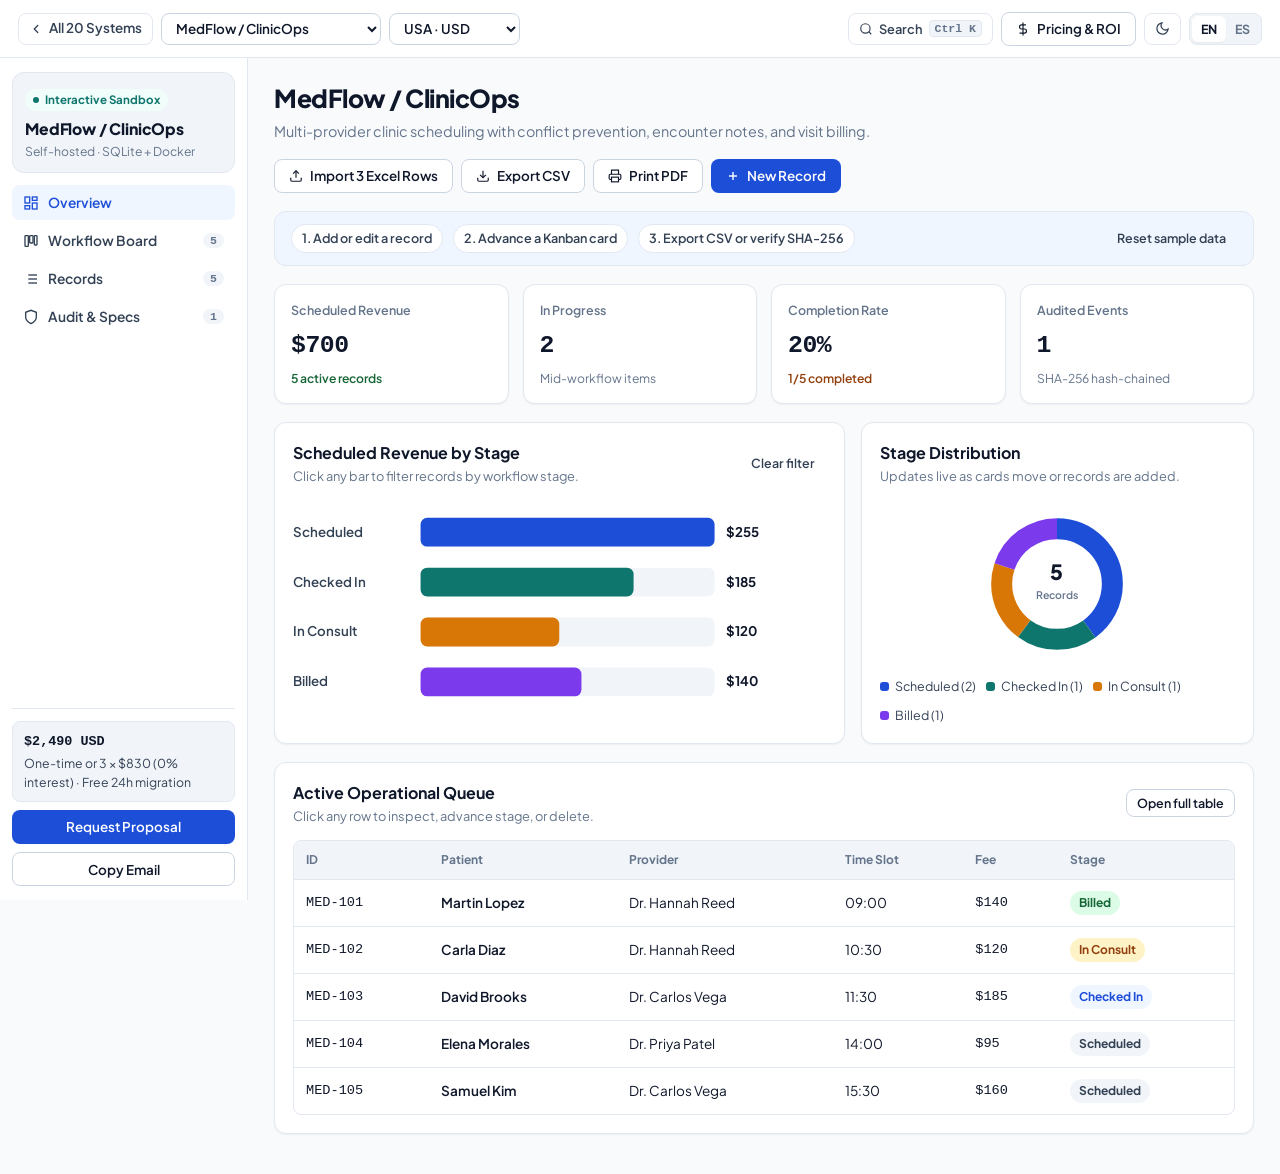
<file: demo.html>
<!doctype html>
<html lang="en" data-theme="light">
<head>
  <meta charset="utf-8">
  <meta name="viewport" content="width=device-width, initial-scale=1">
  <title>Kreta Software — Interactive Workspace Sandbox</title>
  <link rel="icon" type="image/svg+xml" href="data:image/svg+xml,%3Csvg xmlns='http://www.w3.org/2000/svg' viewBox='0 0 32 32'%3E%3Crect width='32' height='32' rx='8' fill='%230F172A'/%3E%3Ctext x='16' y='22' text-anchor='middle' fill='%23FFFFFF' font-family='sans-serif' font-weight='800' font-size='18'%3EK%3C/text%3E%3C/svg%3E">
  <meta name="description" content="Test any of Kreta Software's 20 turnkey self-hosted B2B systems directly in your browser: live KPIs, interactive Kanban, SVG analytics, audit trail, and CSV export.">
  <meta name="theme-color" content="#1d4ed8">
  <link rel="manifest" href="manifest.json">
  <link rel="preconnect" href="https://fonts.googleapis.com">
  <link rel="preconnect" href="https://fonts.gstatic.com" crossorigin>
  <link href="https://fonts.googleapis.com/css2?family=Inter:wght@400;500;600;700&family=Plus+Jakarta+Sans:wght@600;700;800&display=swap" rel="stylesheet">
  <link rel="stylesheet" href="demo.css">
</head>
<body>
  <header class="ws-topbar">
    <div class="ws-top-left">
      <button type="button" id="btn-mobile-nav" class="icon-btn mobile-menu-btn" aria-label="Toggle workspace menu">
        <svg width="16" height="16" viewBox="0 0 24 24" fill="none" stroke="currentColor" stroke-width="2" stroke-linecap="round"><line x1="3" y1="6" x2="21" y2="6"/><line x1="3" y1="12" x2="21" y2="12"/><line x1="3" y1="18" x2="21" y2="18"/></svg>
      </button>
      <a id="nav-back" class="back-link" href="index.html">
        <svg width="14" height="14" viewBox="0 0 24 24" fill="none" stroke="currentColor" stroke-width="2.2" stroke-linecap="round" stroke-linejoin="round"><polyline points="15 18 9 12 15 6"/></svg>
        <span id="nav-back-txt">All 20 Systems</span>
      </a>
      <label class="sr-only" for="prod-select">Select product</label>
      <select id="prod-select" class="tb-select" aria-label="Select product"></select>
      <label class="sr-only" for="region-select">Pricing region</label>
      <select id="region-select" class="tb-select" aria-label="Pricing region">
        <option value="USA">USA · USD</option>
        <option value="EUR">EUR · EUR</option>
        <option value="LATAM">LATAM · USD</option>
        <option value="AR">AR · USD/ARS</option>
      </select>
    </div>

    <div class="ws-top-right">
      <button type="button" id="btn-cmd" class="icon-btn" title="Command Palette (Ctrl+K)">
        <svg width="14" height="14" viewBox="0 0 24 24" fill="none" stroke="currentColor" stroke-width="2"><circle cx="11" cy="11" r="8"/><line x1="21" y1="21" x2="16.65" y2="16.65"/></svg>
        <span id="lbl-cmd">Search</span>
        <span class="kbd-hint">Ctrl K</span>
      </button>
      <button type="button" id="btn-roi" class="btn btn-secondary">
        <svg width="14" height="14" viewBox="0 0 24 24" fill="none" stroke="currentColor" stroke-width="2"><path d="M12 1v22"/><path d="M17 5H9.5a3.5 3.5 0 0 0 0 7h5a3.5 3.5 0 0 1 0 7H6"/></svg>
        <span id="lbl-roi-btn">Pricing &amp; ROI</span>
      </button>
      <button type="button" id="btn-theme" class="icon-btn" aria-label="Toggle dark mode" title="Toggle theme">
        <svg width="15" height="15" viewBox="0 0 24 24" fill="none" stroke="currentColor" stroke-width="2"><path d="M21 12.79A9 9 0 1 1 11.21 3 7 7 0 0 0 21 12.79z"/></svg>
      </button>
      <div class="seg-group" role="group" aria-label="Language">
        <button type="button" id="lang-en" class="seg-btn" aria-pressed="true">EN</button>
        <button type="button" id="lang-es" class="seg-btn" aria-pressed="false">ES</button>
      </div>
    </div>
  </header>

  <div class="ws-shell">
    <aside id="ws-sidebar" class="ws-sidebar" aria-label="Workspace navigation">
      <div class="ws-brand-card">
        <div class="ws-brand-badge"><span class="dot"></span><span id="lbl-live-pill">Interactive Sandbox</span></div>
        <h2 id="side-prod-name" class="ws-brand-name">MedFlow</h2>
        <p id="side-prod-meta" class="ws-brand-sub">Self-hosted · SQLite + Docker</p>
      </div>

      <nav class="ws-nav">
        <button type="button" class="nav-item" data-view="overview" aria-current="page">
          <span class="nav-item-left">
            <svg width="16" height="16" viewBox="0 0 24 24" fill="none" stroke="currentColor" stroke-width="2"><rect x="3" y="3" width="7" height="9"/><rect x="14" y="3" width="7" height="5"/><rect x="14" y="12" width="7" height="9"/><rect x="3" y="16" width="7" height="5"/></svg>
            <span id="nav-v-overview">Overview</span>
          </span>
        </button>
        <button type="button" class="nav-item" data-view="kanban">
          <span class="nav-item-left">
            <svg width="16" height="16" viewBox="0 0 24 24" fill="none" stroke="currentColor" stroke-width="2"><rect x="3" y="4" width="5" height="16" rx="1"/><rect x="10" y="4" width="5" height="11" rx="1"/><rect x="17" y="4" width="4" height="14" rx="1"/></svg>
            <span id="nav-v-kanban">Workflow Board</span>
          </span>
          <span id="badge-kanban" class="nav-pill mono">0</span>
        </button>
        <button type="button" class="nav-item" data-view="records">
          <span class="nav-item-left">
            <svg width="16" height="16" viewBox="0 0 24 24" fill="none" stroke="currentColor" stroke-width="2"><line x1="8" y1="6" x2="21" y2="6"/><line x1="8" y1="12" x2="21" y2="12"/><line x1="8" y1="18" x2="21" y2="18"/><line x1="3" y1="6" x2="3.01" y2="6"/><line x1="3" y1="12" x2="3.01" y2="12"/><line x1="3" y1="18" x2="3.01" y2="18"/></svg>
            <span id="nav-v-records">Records</span>
          </span>
          <span id="badge-records" class="nav-pill mono">0</span>
        </button>
        <button type="button" class="nav-item" data-view="audit">
          <span class="nav-item-left">
            <svg width="16" height="16" viewBox="0 0 24 24" fill="none" stroke="currentColor" stroke-width="2"><path d="M12 22s8-4 8-10V5l-8-3-8 3v7c0 6 8 10 8 10z"/></svg>
            <span id="nav-v-audit">Audit &amp; Specs</span>
          </span>
          <span id="badge-audit" class="nav-pill mono">0</span>
        </button>
      </nav>

      <div class="ws-side-footer">
        <div class="own-chip">
          <strong id="side-price-val" class="mono">$2,490 USD</strong>
          <span id="side-price-note">One-time ownership · 50/50 milestones · $0/mo</span>
        </div>
        <a id="side-cta-mail" class="btn btn-primary" href="mailto:andrewkrijdjd@gmail.com">Request Proposal</a>
        <button type="button" id="side-cta-copy" class="btn btn-secondary">Copy Email</button>
      </div>
    </aside>

    <main class="ws-main">
      <div class="ws-header">
        <div>
          <h1 id="ws-title">MedFlow / ClinicOps</h1>
          <p id="ws-subtitle">Multi-provider scheduling, clinical workflow stages, and billing controls—running live in your browser.</p>
        </div>
        <div class="ws-actions">
          <button type="button" id="btn-import-sample" class="btn btn-secondary">
            <svg width="14" height="14" viewBox="0 0 24 24" fill="none" stroke="currentColor" stroke-width="2"><path d="M21 15v4a2 2 0 0 1-2 2H5a2 2 0 0 1-2-2v-4"/><polyline points="17 8 12 3 7 8"/><line x1="12" y1="3" x2="12" y2="15"/></svg>
            <span id="lbl-import">Import 3 Excel Rows</span>
          </button>
          <button type="button" id="btn-export-csv" class="btn btn-secondary">
            <svg width="14" height="14" viewBox="0 0 24 24" fill="none" stroke="currentColor" stroke-width="2"><path d="M21 15v4a2 2 0 0 1-2 2H5a2 2 0 0 1-2-2v-4"/><polyline points="7 10 12 15 17 10"/><line x1="12" y1="15" x2="12" y2="3"/></svg>
            <span id="lbl-csv">Export CSV</span>
          </button>
          <button type="button" id="btn-print" class="btn btn-secondary">
            <svg width="14" height="14" viewBox="0 0 24 24" fill="none" stroke="currentColor" stroke-width="2"><polyline points="6 9 6 2 18 2 18 9"/><path d="M6 18H4a2 2 0 0 1-2-2v-5a2 2 0 0 1 2-2h16a2 2 0 0 1 2 2v5a2 2 0 0 1-2 2h-2"/><rect x="6" y="14" width="12" height="8"/></svg>
            <span id="lbl-print">Print PDF</span>
          </button>
          <button type="button" id="btn-new-record" class="btn btn-primary">
            <svg width="14" height="14" viewBox="0 0 24 24" fill="none" stroke="currentColor" stroke-width="2.4"><line x1="12" y1="5" x2="12" y2="19"/><line x1="5" y1="12" x2="19" y2="12"/></svg>
            <span id="lbl-new-rec">New Record</span>
          </button>
        </div>
      </div>

      <!-- Guided 3-step Interactive Evaluation Bar -->
      <div id="tour-banner" class="tour-banner">
        <div class="tour-steps">
          <span id="step-1" class="tour-step">1. Add a record</span>
          <span id="step-2" class="tour-step">2. Advance a Kanban card</span>
          <span id="step-3" class="tour-step">3. Export CSV or inspect Audit</span>
        </div>
        <button type="button" id="btn-reset-demo" class="btn btn-ghost btn-sm">Reset sample data</button>
      </div>

      <!-- VIEW 1: OVERVIEW -->
      <section id="view-overview" class="ws-view">
        <div id="kpi-grid" class="kpi-grid"></div>
        <div class="panel-grid">
          <div class="card">
            <div class="card-head">
              <div>
                <h2 id="chart1-title">Volume by Stage</h2>
                <p id="chart1-sub" class="card-sub">Click any bar to filter records by workflow stage.</p>
              </div>
              <button type="button" id="btn-clear-stage-filter" class="btn btn-ghost btn-sm" hidden>Clear filter</button>
            </div>
            <div id="chart-bar-box" class="chart-box"></div>
          </div>
          <div class="card">
            <div class="card-head">
              <div>
                <h2 id="chart2-title">Distribution</h2>
                <p id="chart2-sub" class="card-sub">Updates live as cards move or records are added.</p>
              </div>
            </div>
            <div id="chart-donut-box" class="chart-box"></div>
          </div>
        </div>
        <div class="card">
          <div class="card-head">
            <div>
              <h2 id="ov-table-title">Active Operational Queue</h2>
              <p id="ov-table-sub" class="card-sub">Click any row to inspect, edit stage, or remove.</p>
            </div>
            <button type="button" id="btn-goto-records" class="btn btn-secondary btn-sm">Open full table</button>
          </div>
          <div class="table-wrap">
            <table>
              <thead id="ov-thead"></thead>
              <tbody id="ov-tbody"></tbody>
            </table>
          </div>
        </div>
      </section>

      <!-- VIEW 2: KANBAN -->
      <section id="view-kanban" class="ws-view" hidden>
        <div id="kanban-grid" class="kanban-grid"></div>
      </section>

      <!-- VIEW 3: RECORDS -->
      <section id="view-records" class="ws-view" hidden>
        <div class="card">
          <div class="table-toolbar">
            <input id="rec-search" class="search-input" type="search" placeholder="Search records...">
            <div id="stage-pills" class="filter-pills"></div>
          </div>
          <div class="table-wrap">
            <table>
              <thead id="rec-thead"></thead>
              <tbody id="rec-tbody"></tbody>
            </table>
          </div>
        </div>
      </section>

      <!-- VIEW 4: AUDIT & ARCHITECTURE -->
      <section id="view-audit" class="ws-view" hidden>
        <div class="audit-grid">
          <div class="card">
            <div class="card-head">
              <div>
                <h2 id="audit-title">Immutable SHA-256 Activity Log</h2>
                <p id="audit-sub" class="card-sub">Every create, stage transition, edit, and export you perform is hashed in real time.</p>
              </div>
            </div>
            <div id="audit-list" class="audit-list"></div>
          </div>
          <div class="card">
            <div class="card-head">
              <div>
                <h2 id="arch-title">Self-Hosted Production Architecture</h2>
                <p id="arch-sub" class="card-sub">What you own upon delivery—zero vendor lock-in.</p>
              </div>
            </div>
            <div id="arch-list" class="arch-list"></div>
          </div>
        </div>
      </section>
    </main>
  </div>

  <!-- MODAL: NEW RECORD -->
  <div id="modal-new" class="backdrop" hidden role="dialog" aria-modal="true" aria-labelledby="modal-new-title">
    <div class="modal">
      <div class="modal-head">
        <h3 id="modal-new-title">Create New Record</h3>
        <button type="button" class="icon-btn" data-close-modal="modal-new" aria-label="Close">✕</button>
      </div>
      <div id="form-banner" class="form-banner" role="alert"></div>
      <form id="rec-form" novalidate>
        <div class="form-grid">
          <div class="field full">
            <label for="f-name" id="lbl-f-name">Record Name</label>
            <input id="f-name" type="text" required>
            <div id="err-name" class="field-err"></div>
          </div>
          <div class="field">
            <label for="f-owner" id="lbl-f-owner">Assigned Owner</label>
            <select id="f-owner"></select>
          </div>
          <div class="field">
            <label for="f-slot" id="lbl-f-slot">Reference / Schedule</label>
            <select id="f-slot"></select>
          </div>
          <div class="field">
            <label for="f-amount" id="lbl-f-amount">Amount</label>
            <input id="f-amount" type="number" step="any" min="1" required>
            <div id="err-amount" class="field-err"></div>
          </div>
          <div class="field">
            <label for="f-stage" id="lbl-f-stage">Initial Stage</label>
            <select id="f-stage"></select>
          </div>
          <div class="field full">
            <label for="f-notes" id="lbl-f-notes">Operational Notes (optional)</label>
            <textarea id="f-notes" placeholder="Add context or special instructions..."></textarea>
          </div>
        </div>
        <div style="display:flex;justify-content:flex-end;gap:8px;margin-top:14px;">
          <button type="button" class="btn btn-secondary" data-close-modal="modal-new" id="lbl-cancel">Cancel</button>
          <button type="submit" class="btn btn-primary" id="lbl-save">Save Record</button>
        </div>
      </form>
    </div>
  </div>

  <!-- MODAL: HONEST PRICING & ROI -->
  <div id="modal-roi" class="backdrop" hidden role="dialog" aria-modal="true" aria-labelledby="modal-roi-title">
    <div class="modal modal-lg">
      <div class="modal-head">
        <h3 id="modal-roi-title">One-Time Ownership vs. 36-Month SaaS Cost</h3>
        <button type="button" class="icon-btn" data-close-modal="modal-roi" aria-label="Close">✕</button>
      </div>
      <div class="roi-grid">
        <div class="field">
          <label for="sl-users"><span id="lbl-sl-users">Active team members</span>: <strong id="val-users" class="mono">10</strong></label>
          <input id="sl-users" type="range" min="2" max="50" value="10">
        </div>
        <div class="field">
          <label for="sl-saas"><span id="lbl-sl-saas">Comparable SaaS / seat / month</span>: <strong id="val-saas" class="mono">$45</strong></label>
          <input id="sl-saas" type="range" min="12" max="150" value="45">
        </div>
      </div>
      <div id="roi-summary" class="roi-summary positive">
        <div id="roi-kicker" style="font-size:0.8rem;font-weight:700;">Projected 36-Month Net Savings (SQL + Web Portal)</div>
        <div id="roi-big" class="roi-big mono">$0 USD</div>
        <div id="roi-detail" style="font-size:0.82rem;"></div>
      </div>
      <div id="tier-cards" class="tier-cards"></div>
      <div style="display:flex;flex-wrap:wrap;gap:8px;justify-content:space-between;align-items:center;">
        <div style="display:flex;flex-wrap:wrap;gap:8px;">
          <a id="roi-cta-prop" class="btn btn-primary" href="#">Request Formal Proposal</a>
          <a id="roi-cta-sample" class="btn btn-secondary" href="#">Request 3 Tailored Sample Records</a>
        </div>
        <button type="button" id="roi-cta-copy" class="btn btn-ghost">Copy Email (andrewkrijdjd@gmail.com)</button>
      </div>
    </div>
  </div>

  <!-- MODAL: COMMAND PALETTE (Ctrl+K) -->
  <div id="modal-cmd" class="backdrop" hidden role="dialog" aria-modal="true" aria-label="Command palette">
    <div class="modal">
      <input id="cmd-input" class="cmd-input" type="text" placeholder="Type a command or product name...">
      <div id="cmd-list" class="cmd-list"></div>
    </div>
  </div>

  <!-- RIGHT DRAWER: RECORD DETAIL -->
  <div id="detail-drawer" class="drawer-backdrop" hidden role="dialog" aria-modal="true" aria-label="Record details">
    <div class="drawer">
      <div class="modal-head">
        <h3 id="drw-title">Record Details</h3>
        <button type="button" id="btn-close-drawer" class="icon-btn" aria-label="Close">✕</button>
      </div>
      <div id="drw-body"></div>
    </div>
  </div>

  <div id="toast" class="toast" role="status" aria-live="polite"></div>

  <script src="demo.js"></script>
</body>
</html>
</file>
<file: styles.css>
/* ==========================================================================
   Kreta Software — Architectural B2B Engineering Landing (v5 Light-First)
   Light-first high-craft palette, Dark Mode toggle, tactile Emil motion,
   zero transition:all, zero ease-in, zero scale(0), strict alignment.
   ========================================================================== */

:root {
  --bg: #F8FAFC;
  --surface: #FFFFFF;
  --surface-2: #F1F5F9;
  --surface-3: #E2E8F0;
  --ink: #0F172A;
  --ink-2: #334155;
  --muted: #64748B;
  --border: #E2E8F0;
  --border-strong: #CBD5E1;

  --accent: #1D4ED8;
  --accent-hover: #1E40AF;
  --accent-soft: #EFF6FF;
  --accent-border: #BFDBFE;
  --teal: #0F766E;
  --teal-soft: #F0FDFA;
  --amber: #B45309;
  --amber-soft: #FFFBEB;
  --red: #B91C1C;
  --red-soft: #FEF2F2;
  --code-bg: #0F172A;
  --code-ink: #E2E8F0;

  --shadow-xs: 0 1px 2px rgba(15, 23, 42, 0.04);
  --shadow-sm: 0 2px 8px rgba(15, 23, 42, 0.05), 0 1px 2px rgba(15, 23, 42, 0.04);
  --shadow-md: 0 12px 32px rgba(15, 23, 42, 0.08), 0 2px 6px rgba(15, 23, 42, 0.04);
  --shadow-lg: 0 24px 56px rgba(15, 23, 42, 0.14);

  --radius-sm: 8px;
  --radius-md: 12px;
  --radius-lg: 16px;
  --radius-xl: 20px;

  --ease-out: cubic-bezier(0.23, 1, 0.32, 1);
  --font-display: 'Plus Jakarta Sans', -apple-system, BlinkMacSystemFont, 'Segoe UI', sans-serif;
  --font-sans: 'Inter', -apple-system, BlinkMacSystemFont, 'Segoe UI', sans-serif;
  --font-mono: 'JetBrains Mono', ui-monospace, SFMono-Regular, Menlo, monospace;
}

[data-theme="dark"] {
  --bg: #0B1120;
  --surface: #111827;
  --surface-2: #1E293B;
  --surface-3: #334155;
  --ink: #F8FAFC;
  --ink-2: #CBD5E1;
  --muted: #94A3B8;
  --border: #1F2937;
  --border-strong: #334155;

  --accent: #3B82F6;
  --accent-hover: #60A5FA;
  --accent-soft: rgba(59, 130, 246, 0.14);
  --accent-border: rgba(59, 130, 246, 0.32);
  --teal: #14B8A6;
  --teal-soft: rgba(20, 184, 166, 0.14);
  --amber: #F59E0B;
  --amber-soft: rgba(245, 158, 11, 0.14);
  --red: #F87171;
  --red-soft: rgba(248, 113, 113, 0.14);
  --code-bg: #030712;
  --code-ink: #E2E8F0;

  --shadow-xs: 0 1px 2px rgba(0, 0, 0, 0.25);
  --shadow-sm: 0 2px 10px rgba(0, 0, 0, 0.32);
  --shadow-md: 0 14px 36px rgba(0, 0, 0, 0.45);
  --shadow-lg: 0 24px 64px rgba(0, 0, 0, 0.65);
}

*, *::before, *::after { box-sizing: border-box; }
[hidden] { display: none !important; }
html { scroll-behavior: smooth; -webkit-font-smoothing: antialiased; }
body {
  margin: 0;
  font-family: var(--font-sans);
  font-size: 15px;
  line-height: 1.6;
  color: var(--ink);
  background: var(--bg);
  overflow-x: clip;
}
h1, h2, h3, h4 {
  font-family: var(--font-display);
  margin: 0;
  letter-spacing: -0.025em;
  color: var(--ink);
}
p { margin: 0; }
a { color: inherit; }
button, input, select { font: inherit; color: inherit; }
.mono { font-family: var(--font-mono); font-variant-numeric: tabular-nums; }
.tnum { font-variant-numeric: tabular-nums; }
.sr-only {
  position: absolute; width: 1px; height: 1px; padding: 0; margin: -1px;
  overflow: hidden; clip: rect(0,0,0,0); white-space: nowrap; border: 0;
}
.skip-link {
  position: absolute; left: -9999px; top: 8px; z-index: 999;
  padding: 10px 16px; border-radius: var(--radius-sm);
  background: var(--accent); color: #fff; font-weight: 600; text-decoration: none;
}
.skip-link:focus { left: 12px; }

.container { width: 100%; max-width: 1220px; margin: 0 auto; padding: 0 24px; }

/* ---------------- Header & Aligned Topbar ---------------- */
.site-header {
  position: sticky; top: 0; z-index: 60;
  background: color-mix(in srgb, var(--surface) 88%, transparent);
  backdrop-filter: blur(12px);
  -webkit-backdrop-filter: blur(12px);
  border-bottom: 1px solid var(--border);
}
.nav-inner {
  height: 64px;
  display: flex; align-items: center; justify-content: space-between; gap: 16px;
}
.brand {
  display: inline-flex; align-items: center; gap: 10px;
  text-decoration: none; font-family: var(--font-display);
  font-weight: 700; font-size: 16px; letter-spacing: -0.02em;
  flex-shrink: 0;
}
.brand-mark {
  width: 30px; height: 30px; border-radius: 8px;
  background: var(--ink); color: var(--surface);
  display: grid; place-items: center;
  font-weight: 800; font-size: 14px; letter-spacing: -0.04em;
}
.brand-tag {
  font-size: 11px; font-weight: 600; color: var(--muted);
  padding: 2px 7px; border-radius: 999px;
  background: var(--surface-2); border: 1px solid var(--border);
}

.nav-links {
  display: flex; align-items: center; gap: 2px;
}
.nav-links a {
  text-decoration: none; font-size: 13.5px; font-weight: 500;
  color: var(--ink-2); padding: 6px 10px; border-radius: 8px;
  white-space: nowrap;
  transition: color 140ms var(--ease-out), background-color 140ms var(--ease-out);
}
.nav-links a:hover { color: var(--ink); background: var(--surface-2); }

.nav-controls {
  display: flex; align-items: center; gap: 8px; flex-shrink: 0;
}
.ctrl-h { height: 34px; }

.region-select {
  height: 34px;
  padding: 0 28px 0 10px;
  border-radius: 8px;
  border: 1px solid var(--border-strong);
  background: var(--surface);
  color: var(--ink);
  font-size: 12.5px; font-weight: 600;
  cursor: pointer;
  line-height: 32px;
  transition: border-color 140ms var(--ease-out);
}
.region-select:hover, .region-select:focus-visible { border-color: var(--accent); outline: none; }

.lang-switch {
  display: inline-flex; align-items: center; height: 34px;
  padding: 2px; border-radius: 8px;
  background: var(--surface-2); border: 1px solid var(--border);
}
.lang-btn {
  height: 28px; padding: 0 9px; border: 0; border-radius: 6px;
  background: transparent; color: var(--muted);
  font-size: 12px; font-weight: 600; cursor: pointer;
  transition: background-color 140ms var(--ease-out), color 140ms var(--ease-out);
}
.lang-btn[aria-pressed="true"] {
  background: var(--surface); color: var(--ink); box-shadow: var(--shadow-xs);
}

.icon-btn {
  width: 34px; height: 34px; border-radius: 8px;
  border: 1px solid var(--border); background: var(--surface);
  color: var(--ink-2); display: inline-grid; place-items: center;
  cursor: pointer;
  transition: border-color 140ms var(--ease-out), background-color 140ms var(--ease-out), transform 120ms var(--ease-out);
}
.icon-btn:hover { border-color: var(--border-strong); background: var(--surface-2); color: var(--ink); }
.icon-btn:active { transform: scale(0.96); }

.nav-menu-btn { display: none; }

/* Mobile drawer */
.mobile-drawer-backdrop {
  position: fixed; inset: 0; z-index: 80;
  background: rgba(15, 23, 42, 0.45);
  backdrop-filter: blur(4px);
}
.mobile-drawer {
  position: fixed; top: 0; right: 0; bottom: 0; z-index: 90;
  width: min(320px, 88vw);
  background: var(--surface); border-left: 1px solid var(--border);
  padding: 20px; display: flex; flex-direction: column; gap: 16px;
  box-shadow: var(--shadow-lg);
}
.mobile-drawer-head {
  display: flex; align-items: center; justify-content: space-between;
  padding-bottom: 12px; border-bottom: 1px solid var(--border);
}
.mobile-drawer-links { display: flex; flex-direction: column; gap: 6px; }
.mobile-drawer-links a {
  text-decoration: none; padding: 10px 12px; border-radius: 8px;
  font-weight: 600; font-size: 14.5px; color: var(--ink);
  transition: background-color 140ms var(--ease-out);
}
.mobile-drawer-links a:hover { background: var(--surface-2); }
.mobile-drawer-controls {
  margin-top: auto; padding-top: 14px; border-top: 1px solid var(--border);
  display: flex; flex-direction: column; gap: 10px;
}

/* ---------------- Buttons ---------------- */
.btn {
  display: inline-flex; align-items: center; justify-content: center; gap: 7px;
  text-decoration: none; font-weight: 600; font-size: 13.5px;
  padding: 0 15px; height: 38px; border-radius: 9px;
  border: 1px solid transparent; cursor: pointer; white-space: nowrap;
  transition: background-color 140ms var(--ease-out), border-color 140ms var(--ease-out), color 140ms var(--ease-out), transform 120ms var(--ease-out), box-shadow 140ms var(--ease-out);
}
.btn:active { transform: scale(0.97); }
.btn-sm { height: 34px; padding: 0 12px; font-size: 12.5px; border-radius: 8px; }
.btn-lg { height: 44px; padding: 0 20px; font-size: 14.5px; border-radius: 10px; }

.btn-primary {
  background: var(--accent); color: #FFFFFF; border-color: var(--accent);
  box-shadow: 0 1px 2px rgba(29, 78, 216, 0.24);
}
.btn-primary:hover { background: var(--accent-hover); border-color: var(--accent-hover); }

.btn-secondary {
  background: var(--surface); color: var(--ink); border-color: var(--border-strong);
  box-shadow: var(--shadow-xs);
}
.btn-secondary:hover { background: var(--surface-2); border-color: var(--muted); }

.btn-ghost {
  background: transparent; color: var(--ink-2); border-color: transparent;
}
.btn-ghost:hover { background: var(--surface-2); color: var(--ink); }

.btn-teal {
  background: var(--teal); color: #FFFFFF; border-color: var(--teal);
}
.btn-teal:hover { filter: brightness(0.92); }

/* ---------------- Hero + Live Interactive Mini-Workspace ---------------- */
.hero {
  position: relative;
  padding: 52px 0 44px;
  border-bottom: 1px solid var(--border);
  background:
    radial-gradient(900px 420px at 82% -10%, color-mix(in srgb, var(--accent) 9%, transparent), transparent 65%),
    radial-gradient(700px 360px at 10% 100%, color-mix(in srgb, var(--teal) 7%, transparent), transparent 60%),
    var(--bg);
}
.hero-grid {
  display: grid;
  grid-template-columns: minmax(0, 1.02fr) minmax(0, 1.18fr);
  gap: 36px;
  align-items: center;
}
.eyebrow {
  display: inline-flex; align-items: center; gap: 8px;
  font-size: 12px; font-weight: 600; color: var(--accent);
  background: var(--accent-soft); border: 1px solid var(--accent-border);
  padding: 4px 11px; border-radius: 999px; margin-bottom: 16px;
}
.eyebrow-dot {
  width: 7px; height: 7px; border-radius: 50%; background: var(--teal);
}
.hero h1 {
  font-size: clamp(32px, 4.1vw, 48px);
  line-height: 1.08;
  font-weight: 800;
  margin-bottom: 16px;
}
.hero-lead {
  font-size: 16px; line-height: 1.65; color: var(--ink-2);
  max-width: 560px; margin-bottom: 24px;
}
.hero-actions {
  display: flex; flex-wrap: wrap; gap: 10px; margin-bottom: 24px;
}
.hero-proof-list {
  list-style: none; padding: 0; margin: 0;
  display: grid; grid-template-columns: repeat(2, minmax(0, 1fr)); gap: 10px 16px;
}
.hero-proof-list li {
  display: flex; align-items: center; gap: 8px;
  font-size: 13px; color: var(--ink-2); font-weight: 500;
}
.proof-check {
  width: 18px; height: 18px; border-radius: 50%;
  background: var(--teal-soft); color: var(--teal);
  display: inline-grid; place-items: center; flex-shrink: 0;
}

/* Live Hero Sandbox Card */
.hero-sandbox {
  background: var(--surface);
  border: 1px solid var(--border-strong);
  border-radius: var(--radius-xl);
  box-shadow: var(--shadow-md);
  overflow: hidden;
  display: flex; flex-direction: column;
}
.sandbox-chrome {
  display: flex; align-items: center; justify-content: space-between; gap: 10px;
  padding: 10px 14px;
  background: var(--surface-2);
  border-bottom: 1px solid var(--border);
  flex-wrap: wrap;
}
.sandbox-chrome-left { display: flex; align-items: center; gap: 8px; }
.chrome-dots { display: inline-flex; gap: 5px; }
.chrome-dots span {
  width: 9px; height: 9px; border-radius: 50%; background: var(--border-strong);
}
.sandbox-badge {
  font-size: 11px; font-weight: 700; letter-spacing: 0.03em; text-transform: uppercase;
  color: var(--teal); background: var(--teal-soft);
  padding: 2px 8px; border-radius: 999px;
}
.sandbox-tabs {
  display: flex; gap: 4px; flex-wrap: wrap;
}
.sandbox-tab {
  border: 1px solid transparent; background: transparent;
  color: var(--muted); font-size: 12px; font-weight: 600;
  padding: 4px 9px; border-radius: 7px; cursor: pointer;
  transition: background-color 140ms var(--ease-out), color 140ms var(--ease-out), border-color 140ms var(--ease-out);
}
.sandbox-tab:hover { color: var(--ink); background: var(--surface); }
.sandbox-tab[aria-selected="true"] {
  background: var(--surface); color: var(--accent);
  border-color: var(--accent-border); box-shadow: var(--shadow-xs);
}

.sandbox-body { padding: 16px; display: flex; flex-direction: column; gap: 14px; }
.sandbox-head {
  display: flex; align-items: flex-start; justify-content: space-between; gap: 12px; flex-wrap: wrap;
}
.sandbox-title { font-size: 15.5px; font-weight: 700; }
.sandbox-sub { font-size: 12.5px; color: var(--muted); margin-top: 2px; }
.sandbox-price-chip {
  font-size: 12px; font-weight: 700; color: var(--ink);
  background: var(--surface-2); border: 1px solid var(--border);
  padding: 4px 10px; border-radius: 8px; white-space: nowrap;
}

.sandbox-kpis {
  display: grid; grid-template-columns: repeat(3, minmax(0, 1fr)); gap: 10px;
}
.sandbox-kpi {
  background: var(--bg); border: 1px solid var(--border);
  border-radius: 10px; padding: 10px 12px;
}
.sandbox-kpi-lbl { font-size: 11px; font-weight: 600; color: var(--muted); text-transform: uppercase; letter-spacing: 0.03em; }
.sandbox-kpi-val { font-size: 18px; font-weight: 800; margin-top: 3px; color: var(--ink); }

.sandbox-list { display: flex; flex-direction: column; gap: 8px; }
.sandbox-row {
  display: grid; grid-template-columns: minmax(0, 1fr) auto auto; align-items: center; gap: 10px;
  padding: 10px 12px; border-radius: 10px;
  background: var(--surface); border: 1px solid var(--border);
  transition: border-color 140ms var(--ease-out);
}
.sandbox-row:hover { border-color: var(--border-strong); }
.sandbox-row-title { font-size: 13px; font-weight: 600; color: var(--ink); white-space: nowrap; overflow: hidden; text-overflow: ellipsis; }
.sandbox-row-meta { font-size: 11.5px; color: var(--muted); margin-top: 1px; }
.stage-pill {
  font-size: 11px; font-weight: 700; padding: 3px 8px; border-radius: 999px;
  white-space: nowrap;
}
.stage-0 { background: var(--surface-2); color: var(--ink-2); }
.stage-1 { background: var(--accent-soft); color: var(--accent); }
.stage-2 { background: var(--amber-soft); color: var(--amber); }
.stage-3 { background: var(--teal-soft); color: var(--teal); }

.sandbox-adv-btn {
  height: 28px; padding: 0 10px; border-radius: 7px;
  border: 1px solid var(--border-strong); background: var(--surface);
  color: var(--ink); font-size: 11.5px; font-weight: 600; cursor: pointer;
  white-space: nowrap; flex-shrink: 0;
  transition: background-color 140ms var(--ease-out), border-color 140ms var(--ease-out), transform 120ms var(--ease-out);
}
.sandbox-adv-btn:hover { background: var(--accent-soft); border-color: var(--accent-border); color: var(--accent); }
.sandbox-adv-btn:active { transform: scale(0.96); }

.sandbox-rule-feedback {
  font-size: 12px; padding: 9px 12px; border-radius: 9px;
  background: var(--teal-soft); border: 1px solid color-mix(in srgb, var(--teal) 30%, transparent);
  color: var(--ink); display: flex; align-items: center; justify-content: space-between; gap: 10px;
}
.sandbox-rule-feedback.is-alert {
  background: var(--amber-soft);
  border-color: color-mix(in srgb, var(--amber) 35%, transparent);
}
.sandbox-footer {
  display: flex; align-items: center; justify-content: space-between; gap: 10px; flex-wrap: wrap;
  padding: 12px 16px; background: var(--surface-2); border-top: 1px solid var(--border);
}

/* ---------------- Proof Strip ---------------- */
.proof-strip {
  background: var(--surface);
  border-bottom: 1px solid var(--border);
  padding: 20px 0;
}
.proof-grid {
  display: grid; grid-template-columns: repeat(4, minmax(0, 1fr)); gap: 18px;
}
.proof-item { display: flex; flex-direction: column; gap: 2px; }
.proof-num { font-size: 22px; font-weight: 800; color: var(--ink); letter-spacing: -0.02em; }
.proof-lbl { font-size: 12.5px; color: var(--muted); }

/* ---------------- Sections ---------------- */
.section { padding: 68px 0; }
.section-alt { background: var(--surface); border-top: 1px solid var(--border); border-bottom: 1px solid var(--border); }
.section-head {
  display: flex; align-items: flex-end; justify-content: space-between; gap: 20px;
  flex-wrap: wrap; margin-bottom: 28px;
}
.section-kicker {
  font-size: 11.5px; font-weight: 700; text-transform: uppercase; letter-spacing: 0.06em;
  color: var(--accent); margin-bottom: 6px; display: block;
}
.section h2 { font-size: clamp(24px, 3vw, 34px); font-weight: 800; line-height: 1.15; }
.section-sub { font-size: 15px; color: var(--ink-2); max-width: 680px; margin-top: 8px; }

/* ---------------- 6 Flagship Spotlight ---------------- */
.flagship-grid {
  display: grid; grid-template-columns: repeat(3, minmax(0, 1fr)); gap: 20px;
}
.flag-card {
  background: var(--surface); border: 1px solid var(--border);
  border-radius: var(--radius-lg); overflow: hidden;
  display: flex; flex-direction: column;
  box-shadow: var(--shadow-xs);
  transition: border-color 160ms var(--ease-out), box-shadow 160ms var(--ease-out), transform 160ms var(--ease-out);
}
.flag-card:hover {
  border-color: var(--accent-border);
  box-shadow: var(--shadow-md);
  transform: translateY(-2px);
}
.flag-shot-wrap {
  aspect-ratio: 16 / 10;
  background: var(--surface-2);
  border-bottom: 1px solid var(--border);
  padding: 10px;
  display: grid; place-items: center;
  position: relative;
}
.flag-shot {
  width: 100%; height: 100%;
  object-fit: contain;
  border-radius: 8px;
  border: 1px solid var(--border);
  background: var(--surface);
}
.flag-cat-pill {
  position: absolute; top: 16px; left: 16px;
  font-size: 11px; font-weight: 700;
  padding: 3px 8px; border-radius: 999px;
  background: color-mix(in srgb, var(--surface) 92%, transparent);
  border: 1px solid var(--border); color: var(--ink-2);
}
.flag-body { padding: 18px; display: flex; flex-direction: column; gap: 10px; flex: 1; }
.flag-title-row { display: flex; align-items: baseline; justify-content: space-between; gap: 10px; }
.flag-body h3 { font-size: 17px; font-weight: 700; }
.flag-price { font-size: 13px; font-weight: 700; color: var(--accent); white-space: nowrap; }
.flag-desc { font-size: 13.5px; color: var(--ink-2); line-height: 1.55; }
.flag-rule {
  font-size: 12px; color: var(--teal); background: var(--teal-soft);
  padding: 8px 10px; border-radius: 8px; line-height: 1.45;
  margin-top: auto;
}
.flag-actions { display: flex; gap: 8px; padding-top: 6px; }
.flag-actions .btn { flex: 1; }

/* ---------------- Full 20-System Explorer ---------------- */
.explorer-toolbar {
  display: flex; align-items: center; justify-content: space-between; gap: 12px;
  flex-wrap: wrap; margin-bottom: 18px;
  padding: 12px 14px; border-radius: var(--radius-md);
  background: var(--surface); border: 1px solid var(--border);
}
.filter-pills { display: flex; gap: 6px; flex-wrap: wrap; }
.filter-pill {
  height: 32px; padding: 0 12px; border-radius: 8px;
  border: 1px solid transparent; background: transparent;
  color: var(--ink-2); font-size: 13px; font-weight: 600; cursor: pointer;
  transition: background-color 140ms var(--ease-out), color 140ms var(--ease-out), border-color 140ms var(--ease-out);
}
.filter-pill:hover { background: var(--surface-2); color: var(--ink); }
.filter-pill[aria-pressed="true"] {
  background: var(--accent-soft); color: var(--accent); border-color: var(--accent-border);
}
.explorer-right { display: flex; align-items: center; gap: 8px; flex-wrap: wrap; }
.search-input {
  height: 34px; width: 220px; padding: 0 12px; border-radius: 8px;
  border: 1px solid var(--border-strong); background: var(--bg);
  font-size: 13px; color: var(--ink);
}
.search-input:focus { outline: none; border-color: var(--accent); background: var(--surface); }

.view-toggle {
  display: inline-flex; height: 34px; padding: 2px; border-radius: 8px;
  background: var(--surface-2); border: 1px solid var(--border);
}
.view-btn {
  height: 28px; padding: 0 10px; border: 0; border-radius: 6px;
  background: transparent; color: var(--muted); font-size: 12px; font-weight: 600; cursor: pointer;
}
.view-btn[aria-pressed="true"] { background: var(--surface); color: var(--ink); box-shadow: var(--shadow-xs); }

/* Executive Table View */
.catalog-table-wrap {
  background: var(--surface); border: 1px solid var(--border);
  border-radius: var(--radius-lg); overflow-x: auto; box-shadow: var(--shadow-xs);
}
.catalog-table { width: 100%; border-collapse: collapse; min-width: 820px; text-align: left; }
.catalog-table th {
  font-size: 11.5px; font-weight: 700; text-transform: uppercase; letter-spacing: 0.04em;
  color: var(--muted); padding: 12px 14px; background: var(--surface-2);
  border-bottom: 1px solid var(--border);
}
.catalog-table td {
  padding: 13px 14px; border-bottom: 1px solid var(--border); vertical-align: middle;
  font-size: 13.5px;
}
.catalog-table tr:last-child td { border-bottom: 0; }
.catalog-table tbody tr:hover { background: color-mix(in srgb, var(--accent-soft) 45%, transparent); }
.tbl-name { font-weight: 700; color: var(--ink); display: block; }
.tbl-desc { font-size: 12.5px; color: var(--muted); display: block; max-width: 380px; margin-top: 2px; }
.tbl-cat {
  font-size: 11px; font-weight: 600; padding: 3px 8px; border-radius: 999px;
  background: var(--surface-2); color: var(--ink-2); white-space: nowrap;
}
.tbl-price { font-weight: 700; color: var(--ink); white-space: nowrap; }
.tbl-actions { display: flex; gap: 6px; justify-content: flex-end; }

/* Compact Cards View */
.catalog-cards {
  display: grid; grid-template-columns: repeat(4, minmax(0, 1fr)); gap: 14px;
}
.mini-card {
  background: var(--surface); border: 1px solid var(--border);
  border-radius: var(--radius-md); padding: 15px;
  display: flex; flex-direction: column; gap: 8px;
  transition: border-color 140ms var(--ease-out), box-shadow 140ms var(--ease-out);
}
.mini-card:hover { border-color: var(--accent-border); box-shadow: var(--shadow-sm); }
.mini-card-head { display: flex; align-items: center; justify-content: space-between; gap: 8px; }
.mini-card h3 { font-size: 15px; font-weight: 700; }
.mini-card p { font-size: 12.5px; color: var(--ink-2); line-height: 1.5; flex: 1; }
.mini-card-prices {
  display: flex; justify-content: space-between; font-size: 12px;
  padding: 8px 10px; border-radius: 8px; background: var(--bg); border: 1px solid var(--border);
}
.mini-card-actions { display: flex; gap: 6px; }
.mini-card-actions .btn { flex: 1; }

/* ---------------- Self-Hosted Architecture & Trust Teardown ---------------- */
.arch-grid {
  display: grid; grid-template-columns: minmax(0, 1fr) minmax(0, 1.1fr); gap: 28px;
  align-items: start;
}
.trust-cards { display: grid; grid-template-columns: repeat(2, minmax(0, 1fr)); gap: 14px; }
.trust-card {
  background: var(--bg); border: 1px solid var(--border);
  border-radius: var(--radius-md); padding: 16px;
}
.trust-icon {
  width: 34px; height: 34px; border-radius: 9px;
  background: var(--accent-soft); color: var(--accent);
  display: grid; place-items: center; margin-bottom: 10px;
}
.trust-card h3 { font-size: 14.5px; font-weight: 700; margin-bottom: 5px; }
.trust-card p { font-size: 13px; color: var(--ink-2); line-height: 1.5; }

.code-inspector {
  background: var(--code-bg); color: var(--code-ink);
  border-radius: var(--radius-lg); border: 1px solid #1E293B;
  overflow: hidden; box-shadow: var(--shadow-md);
}
.code-tabs {
  display: flex; gap: 4px; padding: 10px 12px;
  background: #020617; border-bottom: 1px solid #1E293B; overflow-x: auto;
}
.code-tab {
  border: 0; background: transparent; color: #94A3B8;
  font-family: var(--font-mono); font-size: 12px; font-weight: 500;
  padding: 5px 10px; border-radius: 6px; cursor: pointer; white-space: nowrap;
}
.code-tab[aria-selected="true"] { background: #1E293B; color: #F8FAFC; }
.code-body {
  margin: 0; padding: 16px 18px;
  font-family: var(--font-mono); font-size: 12.2px; line-height: 1.6;
  overflow-x: auto; color: #E2E8F0; min-height: 250px;
}
.code-foot {
  padding: 10px 16px; background: #020617; border-top: 1px solid #1E293B;
  display: flex; align-items: center; justify-content: space-between; gap: 10px;
  font-size: 12px; color: #94A3B8; flex-wrap: wrap;
}

/* ---------------- Honest 36-Month ROI Calculator ---------------- */
.roi-panel {
  display: grid; grid-template-columns: minmax(0, 1fr) minmax(0, 1.05fr); gap: 24px;
  background: var(--surface); border: 1px solid var(--border);
  border-radius: var(--radius-xl); padding: 26px; box-shadow: var(--shadow-sm);
}
.roi-inputs { display: flex; flex-direction: column; gap: 16px; }
.field-group label {
  display: flex; justify-content: space-between; align-items: baseline;
  font-size: 13px; font-weight: 600; color: var(--ink); margin-bottom: 6px;
}
.field-select, .field-range { width: 100%; }
.field-select {
  height: 40px; padding: 0 12px; border-radius: 9px;
  border: 1px solid var(--border-strong); background: var(--bg); color: var(--ink);
  font-size: 14px; font-weight: 500;
}
.field-range { accent-color: var(--accent); cursor: pointer; }

.roi-results {
  background: var(--bg); border: 1px solid var(--border);
  border-radius: var(--radius-lg); padding: 20px;
  display: flex; flex-direction: column; gap: 14px;
}
.roi-bars { display: flex; flex-direction: column; gap: 12px; }
.roi-bar-row { display: flex; flex-direction: column; gap: 5px; }
.roi-bar-head { display: flex; justify-content: space-between; font-size: 13px; font-weight: 600; }
.roi-track { height: 10px; border-radius: 999px; background: var(--surface-3); overflow: hidden; }
.roi-fill { height: 100%; border-radius: 999px; transition: width 240ms var(--ease-out); }
.roi-fill-saas { background: #64748B; }
.roi-fill-own { background: var(--accent); }

.roi-verdict {
  padding: 14px 16px; border-radius: 12px;
  background: var(--teal-soft); border: 1px solid color-mix(in srgb, var(--teal) 30%, transparent);
}
.roi-verdict.is-honest {
  background: var(--amber-soft); border-color: color-mix(in srgb, var(--amber) 35%, transparent);
}
.roi-verdict-num { font-size: 24px; font-weight: 800; color: var(--ink); }
.roi-verdict-sub { font-size: 13px; color: var(--ink-2); margin-top: 4px; line-height: 1.5; }

/* ---------------- Samples & Process & FAQ ---------------- */
.samples-grid {
  display: grid; grid-template-columns: repeat(4, minmax(0, 1fr)); gap: 16px;
}
.sample-card {
  text-decoration: none;
  background: var(--surface); border: 1px solid var(--border);
  border-radius: var(--radius-md); padding: 18px;
  display: flex; flex-direction: column; gap: 8px;
  transition: border-color 140ms var(--ease-out), transform 140ms var(--ease-out), box-shadow 140ms var(--ease-out);
}
.sample-card:hover { border-color: var(--accent-border); transform: translateY(-2px); box-shadow: var(--shadow-sm); }
.sample-badge {
  display: inline-flex; align-items: center; gap: 5px; width: fit-content;
  font-size: 11px; font-weight: 700; color: var(--red); background: var(--red-soft);
  padding: 3px 8px; border-radius: 6px;
}
.sample-card h3 { font-size: 15px; font-weight: 700; }
.sample-card p { font-size: 13px; color: var(--ink-2); flex: 1; }
.sample-link { font-size: 12.5px; font-weight: 600; color: var(--accent); margin-top: 4px; }

.process-grid {
  list-style: none; padding: 0; margin: 0;
  display: grid; grid-template-columns: repeat(4, minmax(0, 1fr)); gap: 16px;
}
.process-step {
  background: var(--surface); border: 1px solid var(--border);
  border-radius: var(--radius-md); padding: 18px;
}
.step-num {
  display: inline-block; font-size: 12px; font-weight: 700;
  color: var(--accent); background: var(--accent-soft);
  padding: 3px 9px; border-radius: 6px; margin-bottom: 10px;
}
.process-step h3 { font-size: 15.5px; font-weight: 700; margin-bottom: 6px; }
.process-step p { font-size: 13px; color: var(--ink-2); line-height: 1.55; }

.faq-list { display: flex; flex-direction: column; gap: 10px; max-width: 860px; }
.faq-item {
  background: var(--surface); border: 1px solid var(--border);
  border-radius: var(--radius-md); padding: 14px 18px;
}
.faq-item summary {
  font-weight: 700; font-size: 15px; cursor: pointer; list-style: none;
  display: flex; align-items: center; justify-content: space-between; gap: 12px;
}
.faq-item summary::-webkit-details-marker { display: none; }
.faq-item p { margin-top: 10px; font-size: 14px; color: var(--ink-2); line-height: 1.65; }

/* ---------------- CTA Band & Footer ---------------- */
.cta-band {
  background: var(--ink); color: #F8FAFC; padding: 56px 0;
}
[data-theme="dark"] .cta-band { background: #020617; border-top: 1px solid var(--border); }
.cta-box {
  display: flex; align-items: center; justify-content: space-between; gap: 28px; flex-wrap: wrap;
}
.cta-box h2 { color: #FFFFFF; font-size: clamp(24px, 3vw, 32px); margin-bottom: 8px; }
.cta-box p { color: #CBD5E1; max-width: 620px; font-size: 15px; }
.cta-actions { display: flex; gap: 10px; flex-wrap: wrap; }
.btn-dark-ghost {
  background: rgba(255,255,255,0.08); color: #FFFFFF; border-color: rgba(255,255,255,0.22);
}
.btn-dark-ghost:hover { background: rgba(255,255,255,0.16); }

.site-footer {
  padding: 26px 0; border-top: 1px solid var(--border); background: var(--surface);
  font-size: 13px; color: var(--muted);
}
.footer-inner { display: flex; align-items: center; justify-content: space-between; gap: 16px; flex-wrap: wrap; }
.footer-links { display: flex; gap: 18px; flex-wrap: wrap; }
.footer-links a { text-decoration: none; color: var(--ink-2); font-weight: 500; }
.footer-links a:hover { color: var(--accent); }

/* ---------------- Modal ---------------- */
.modal-backdrop {
  position: fixed; inset: 0; z-index: 100;
  background: rgba(15, 23, 42, 0.56);
  backdrop-filter: blur(4px);
  display: grid; place-items: center; padding: 20px;
}
.modal-backdrop[hidden] { display: none; }
.modal-dialog {
  width: min(760px, 100%); max-height: 90vh; overflow-y: auto;
  background: var(--surface); border: 1px solid var(--border);
  border-radius: var(--radius-xl); box-shadow: var(--shadow-lg);
}
.modal-dialog.modal-wide { width: min(1160px, 96vw); max-height: 92vh; }
.modal-tabs {
  display: inline-flex; gap: 4px; padding: 3px; border-radius: 9px;
  background: var(--surface-2); border: 1px solid var(--border);
}
.modal-tab {
  height: 30px; padding: 0 12px; border: 0; border-radius: 7px;
  background: transparent; color: var(--muted); font-size: 12.5px; font-weight: 600;
  cursor: pointer; transition: background-color 140ms var(--ease-out), color 140ms var(--ease-out);
}
.modal-tab[aria-selected="true"] { background: var(--surface); color: var(--accent); box-shadow: var(--shadow-xs); }
.modal-frame-wrap {
  border: 1px solid var(--border); border-radius: 12px; overflow: hidden;
  background: var(--bg);
}
#modal-demo-frame {
  display: block; width: 100%; height: min(620px, 68vh); border: 0;
}

/* Hero Mini-CRM toolbar, inline quick-add & reactive SVG chart */
.sb-toolbar {
  display: flex; align-items: center; gap: 8px; flex-wrap: wrap;
}
.sb-select {
  height: 30px; padding: 0 8px; border-radius: 7px;
  border: 1px solid var(--border-strong); background: var(--surface);
  color: var(--ink); font-size: 12px; font-weight: 600; cursor: pointer;
}
.sb-search {
  flex: 1; min-width: 130px; height: 30px; padding: 0 10px; border-radius: 7px;
  border: 1px solid var(--border-strong); background: var(--bg);
  color: var(--ink); font-size: 12.5px;
}
.sb-search:focus { outline: none; border-color: var(--accent); background: var(--surface); }
.sb-inline-form {
  display: grid; grid-template-columns: minmax(0, 1.4fr) 100px auto; gap: 6px;
  padding: 8px 10px; border-radius: 9px; background: var(--accent-soft);
  border: 1px solid var(--accent-border);
}
.sb-inline-form input {
  height: 30px; padding: 0 9px; border-radius: 6px;
  border: 1px solid var(--border-strong); background: var(--surface);
  color: var(--ink); font-size: 12.5px;
}
.sb-chart-strip {
  display: grid; grid-template-columns: repeat(4, minmax(0, 1fr)); gap: 6px;
}
.sb-stage-bar {
  display: flex; flex-direction: column; gap: 3px; padding: 6px 8px;
  border-radius: 8px; background: var(--bg); border: 1px solid var(--border);
  cursor: pointer; text-align: left;
  transition: border-color 140ms var(--ease-out), background-color 140ms var(--ease-out);
}
.sb-stage-bar:hover, .sb-stage-bar[aria-pressed="true"] {
  border-color: var(--accent); background: var(--accent-soft);
}
.sb-stage-bar-top { display: flex; justify-content: space-between; font-size: 10.5px; font-weight: 700; color: var(--ink-2); }
.sb-stage-track { height: 5px; border-radius: 999px; background: var(--surface-3); overflow: hidden; }
.sb-stage-fill { height: 100%; border-radius: 999px; background: var(--accent); transition: width 220ms var(--ease-out); }

/* Live Flagship Mini-Dashboard Cards (Zero Static PNGs!) */
.live-dash-wrap {
  background: var(--bg); border-bottom: 1px solid var(--border);
  padding: 12px 14px; display: flex; flex-direction: column; gap: 9px;
}
.live-dash-chrome {
  display: flex; align-items: center; justify-content: space-between; gap: 8px;
  font-size: 11px; font-weight: 700; color: var(--muted);
}
.live-dot-pill {
  display: inline-flex; align-items: center; gap: 5px;
  color: var(--teal); background: var(--teal-soft);
  padding: 2px 7px; border-radius: 999px; font-size: 10.5px; font-weight: 700;
}
.live-dot-pill::before {
  content: ''; width: 6px; height: 6px; border-radius: 50%; background: var(--teal);
}
.live-dash-kpis {
  display: grid; grid-template-columns: repeat(3, minmax(0, 1fr)); gap: 6px;
}
.live-kpi {
  background: var(--surface); border: 1px solid var(--border);
  border-radius: 8px; padding: 6px 8px;
}
.live-kpi-lbl { font-size: 10px; font-weight: 600; color: var(--muted); text-transform: uppercase; }
.live-kpi-val { font-size: 14px; font-weight: 800; color: var(--ink); margin-top: 1px; }
.live-dash-svg { width: 100%; height: 22px; display: block; }
.live-dash-rows { display: flex; flex-direction: column; gap: 5px; }
.live-row {
  display: grid; grid-template-columns: minmax(0, 1fr) auto auto; align-items: center; gap: 6px;
  padding: 6px 8px; border-radius: 7px; background: var(--surface); border: 1px solid var(--border);
  font-size: 12px;
}
.live-row-name { font-weight: 600; color: var(--ink); white-space: nowrap; overflow: hidden; text-overflow: ellipsis; }
.live-row-btn {
  height: 22px; padding: 0 7px; border-radius: 5px;
  border: 1px solid var(--border-strong); background: var(--surface);
  color: var(--ink); font-size: 11px; font-weight: 700; cursor: pointer;
  transition: background-color 140ms var(--ease-out), color 140ms var(--ease-out), transform 110ms var(--ease-out);
}
.live-row-btn:hover { background: var(--accent-soft); color: var(--accent); border-color: var(--accent-border); }
.live-row-btn:active { transform: scale(0.95); }
.modal-head {
  padding: 18px 22px; border-bottom: 1px solid var(--border);
  display: flex; align-items: center; justify-content: space-between; gap: 12px;
}
.modal-body { padding: 20px 22px; display: flex; flex-direction: column; gap: 16px; }
.modal-preview {
  aspect-ratio: 16 / 10; background: var(--surface-2); border-radius: 12px;
  border: 1px solid var(--border); padding: 10px; display: grid; place-items: center;
}
.modal-preview img { width: 100%; height: 100%; object-fit: contain; border-radius: 8px; }
.editions-grid { display: grid; grid-template-columns: repeat(3, minmax(0, 1fr)); gap: 12px; }
.edition-box {
  background: var(--bg); border: 1px solid var(--border);
  border-radius: 12px; padding: 14px; display: flex; flex-direction: column; gap: 6px;
}
.edition-box.is-recommended {
  border-color: var(--accent); background: var(--accent-soft);
}
.edition-name { font-size: 13px; font-weight: 700; color: var(--ink); }
.edition-price { font-size: 22px; font-weight: 800; color: var(--ink); }
.edition-desc { font-size: 12px; color: var(--ink-2); line-height: 1.45; }
.modal-actions { display: flex; gap: 10px; flex-wrap: wrap; padding-top: 4px; }

.toast {
  position: fixed; right: 20px; bottom: 20px; z-index: 120;
  background: var(--ink); color: var(--surface);
  padding: 11px 16px; border-radius: 10px; font-size: 13px; font-weight: 600;
  box-shadow: var(--shadow-md);
}

/* Production Screenshots Gallery, Balanced 2-Col FAQ & Enterprise Footer */
.screens-gallery {
  display: grid; grid-template-columns: repeat(3, minmax(0, 1fr)); gap: 16px; margin-top: 18px;
}
.screen-card {
  margin: 0; border-radius: 12px; overflow: hidden;
  border: 1px solid var(--border); background: var(--surface); box-shadow: var(--shadow-sm);
  transition: transform 180ms var(--ease-out), box-shadow 180ms var(--ease-out), border-color 180ms var(--ease-out);
}
.screen-card:hover { transform: translateY(-2px); box-shadow: var(--shadow-md); border-color: var(--accent-border); }
.screen-card img { display: block; width: 100%; aspect-ratio: 16 / 10; object-fit: cover; object-position: top; border-bottom: 1px solid var(--border); background: var(--surface-2); }
.screen-card figcaption { padding: 10px 12px; display: flex; flex-direction: column; gap: 2px; }
.screen-card figcaption strong { font-size: 13.5px; color: var(--ink); }
.screen-card figcaption span { font-size: 12px; color: var(--muted); }

.faq-list {
  display: grid !important; grid-template-columns: repeat(2, minmax(0, 1fr)); align-items: start; gap: 12px; max-width: none !important;
}
.footer-grid {
  display: grid; grid-template-columns: 1.6fr 1fr 1fr 1.2fr; gap: 28px; padding-bottom: 24px;
}
.footer-col h4 { font-size: 13px; font-weight: 700; color: var(--ink); margin: 0 0 10px; text-transform: uppercase; letter-spacing: 0.04em; }
.footer-col ul { list-style: none; margin: 0; padding: 0; display: flex; flex-direction: column; gap: 7px; font-size: 13.5px; }
.footer-col ul a { color: var(--ink-2); text-decoration: none; }
.footer-col ul a:hover { color: var(--accent); text-decoration: underline; }
.footer-desc { font-size: 13px; color: var(--muted); line-height: 1.55; margin: 0 0 12px; }
.footer-badges { display: flex; flex-wrap: wrap; gap: 6px; }
.trust-pill { font-size: 11px; font-weight: 700; padding: 3px 8px; border-radius: 999px; background: var(--surface-2); border: 1px solid var(--border); color: var(--ink-2); }
.footer-mail { display: inline-block; font-weight: 700; font-size: 13.5px; color: var(--accent); text-decoration: none; }
.footer-mail:hover { text-decoration: underline; }
.footer-bottom {
  display: flex; justify-content: space-between; align-items: center; flex-wrap: wrap; gap: 10px;
  padding-top: 16px; border-top: 1px solid var(--border); font-size: 12px; color: var(--muted);
}

/* ---------------- Responsive ---------------- */
@media (max-width: 1080px) {
  .hero-grid, .arch-grid, .roi-panel { grid-template-columns: 1fr; }
  .flagship-grid, .screens-gallery { grid-template-columns: repeat(2, minmax(0, 1fr)); }
  .catalog-cards { grid-template-columns: repeat(2, minmax(0, 1fr)); }
  .samples-grid, .process-grid { grid-template-columns: repeat(2, minmax(0, 1fr)); }
  .footer-grid { grid-template-columns: repeat(2, minmax(0, 1fr)); }
}

@media (max-width: 920px) {
  .nav-links, .nav-desktop-only { display: none; }
  .nav-menu-btn { display: inline-grid; }
  .proof-grid { grid-template-columns: repeat(2, minmax(0, 1fr)); }
  .faq-list { grid-template-columns: 1fr; }
}

@media (max-width: 640px) {
  .container { padding: 0 16px; }
  .hero { padding: 32px 0 28px; }
  .hero-proof-list { grid-template-columns: 1fr; }
  .sandbox-kpis { grid-template-columns: 1fr; }
  .sandbox-row { grid-template-columns: 1fr auto; }
  .sandbox-row .stage-pill { display: none; }
  .flagship-grid, .screens-gallery, .catalog-cards, .trust-cards, .samples-grid, .process-grid, .editions-grid, .footer-grid {
    grid-template-columns: 1fr;
  }
  .search-input { width: 100%; }
  .table-wrap { overflow-x: auto; -webkit-overflow-scrolling: touch; }
}

@media (prefers-reduced-motion: reduce) {
  *, *::before, *::after {
    animation-duration: 0.01ms !important;
    transition-duration: 0.01ms !important;
    scroll-behavior: auto !important;
  }
}
</file>
<file: demo.css>
/* Kreta Software — Interactive SaaS Workspace Sandbox (Linear/Stripe + emil-design-eng + ui-ux-pro-max) */
:root {
  --bg: #f8fafc;
  --surface: #ffffff;
  --surface-2: #f1f5f9;
  --surface-hover: #eef2f7;
  --ink: #0f172a;
  --ink-2: #334155;
  --muted: #64748b;
  --border: #e2e8f0;
  --border-strong: #cbd5e1;
  --primary: #1d4ed8;
  --primary-hover: #1e40af;
  --primary-soft: #eff6ff;
  --accent: #0f766e;
  --accent-soft: #f0fdfa;
  --ok-bg: #dcfce7;
  --ok-ink: #166534;
  --warn-bg: #fef3c7;
  --warn-ink: #92400e;
  --err-bg: #fee2e2;
  --err-ink: #991b1b;
  --chart-1: #1d4ed8;
  --chart-2: #0f766e;
  --chart-3: #d97706;
  --chart-4: #7c3aed;
  --radius: 12px;
  --radius-sm: 8px;
  --ease-out: cubic-bezier(0.23, 1, 0.32, 1);
  --shadow-sm: 0 1px 2px rgba(15, 23, 42, 0.05);
  --shadow-md: 0 10px 28px rgba(15, 23, 42, 0.08);
  --shadow-lg: 0 22px 48px rgba(15, 23, 42, 0.16);
  --font-sans: "Plus Jakarta Sans", "Inter", system-ui, -apple-system, sans-serif;
  --font-mono: ui-monospace, SFMono-Regular, Menlo, Consolas, monospace;
}

[data-theme="dark"] {
  --bg: #0b0f19;
  --surface: #111827;
  --surface-2: #1a2234;
  --surface-hover: #222d44;
  --ink: #f8fafc;
  --ink-2: #cbd5e1;
  --muted: #94a3b8;
  --border: #243047;
  --border-strong: #334155;
  --primary: #3b82f6;
  --primary-hover: #2563eb;
  --primary-soft: rgba(59, 130, 246, 0.14);
  --accent: #14b8a6;
  --accent-soft: rgba(20, 184, 166, 0.14);
  --ok-bg: rgba(22, 163, 74, 0.18);
  --ok-ink: #86efac;
  --warn-bg: rgba(217, 119, 6, 0.2);
  --warn-ink: #fcd34d;
  --err-bg: rgba(220, 38, 38, 0.2);
  --err-ink: #fca5a5;
  --shadow-sm: 0 1px 2px rgba(0, 0, 0, 0.3);
  --shadow-md: 0 12px 32px rgba(0, 0, 0, 0.45);
  --shadow-lg: 0 24px 60px rgba(0, 0, 0, 0.6);
}

*, *::before, *::after { box-sizing: border-box; }
html, body { margin: 0; padding: 0; max-width: 100%; overflow-x: clip; font-family: var(--font-sans); background: var(--bg); color: var(--ink); line-height: 1.5; -webkit-font-smoothing: antialiased; }
.mono { font-family: var(--font-mono); font-variant-numeric: tabular-nums; }
.sr-only { position: absolute; width: 1px; height: 1px; overflow: hidden; clip: rect(0,0,0,0); }

/* Topbar */
.ws-topbar {
  position: sticky; top: 0; z-index: 40;
  min-height: 58px; padding: 8px 18px;
  display: flex; align-items: center; justify-content: space-between; gap: 10px; flex-wrap: wrap;
  background: var(--surface); border-bottom: 1px solid var(--border);
}
.ws-top-left, .ws-top-right { display: flex; align-items: center; gap: 8px; min-width: 0; flex-wrap: wrap; }
.back-link {
  display: inline-flex; align-items: center; gap: 6px;
  height: 32px; padding: 0 10px; border-radius: var(--radius-sm);
  color: var(--ink-2); text-decoration: none; font-size: 0.84rem; font-weight: 600; white-space: nowrap;
  border: 1px solid var(--border); background: var(--surface);
  transition: background-color 140ms var(--ease-out), border-color 140ms var(--ease-out), transform 120ms var(--ease-out);
}
.back-link:hover { background: var(--surface-2); border-color: var(--border-strong); color: var(--ink); }
.back-link:active { transform: scale(0.97); }

.tb-select {
  height: 32px; padding: 0 10px; border-radius: var(--radius-sm);
  border: 1px solid var(--border-strong); background: var(--surface); color: var(--ink);
  font-family: inherit; font-size: 0.84rem; font-weight: 600; cursor: pointer;
  line-height: 30px; vertical-align: middle; max-width: 220px; text-overflow: ellipsis;
}
.tb-select:focus-visible, .btn:focus-visible, .nav-item:focus-visible, input:focus-visible, select:focus-visible {
  outline: 2px solid var(--primary); outline-offset: 2px;
}

.seg-group { display: inline-flex; height: 32px; padding: 2px; border-radius: var(--radius-sm); background: var(--surface-2); border: 1px solid var(--border); }
.seg-btn {
  border: 0; background: transparent; color: var(--muted); font-family: inherit;
  font-size: 0.78rem; font-weight: 700; padding: 0 9px; border-radius: 6px; cursor: pointer;
  transition: background-color 140ms var(--ease-out), color 140ms var(--ease-out);
}
.seg-btn[aria-pressed="true"] { background: var(--surface); color: var(--ink); box-shadow: var(--shadow-sm); }

.icon-btn {
  display: inline-flex; align-items: center; justify-content: center; gap: 6px;
  height: 32px; padding: 0 10px; border-radius: var(--radius-sm);
  border: 1px solid var(--border); background: var(--surface); color: var(--ink-2);
  font-family: inherit; font-size: 0.8rem; font-weight: 600; cursor: pointer;
  transition: background-color 140ms var(--ease-out), transform 120ms var(--ease-out);
}
.icon-btn:hover { background: var(--surface-2); color: var(--ink); }
.icon-btn:active { transform: scale(0.97); }
.kbd-hint { font-family: var(--font-mono); font-size: 0.72rem; padding: 1px 5px; border-radius: 4px; background: var(--surface-2); border: 1px solid var(--border); color: var(--muted); }

/* Buttons */
.btn {
  display: inline-flex; align-items: center; justify-content: center; gap: 7px;
  height: 34px; padding: 0 14px; border-radius: var(--radius-sm);
  font-family: inherit; font-size: 0.84rem; font-weight: 600; text-decoration: none;
  cursor: pointer; border: 1px solid transparent; white-space: nowrap;
  transition: background-color 140ms var(--ease-out), border-color 140ms var(--ease-out), transform 120ms var(--ease-out);
}
.btn:active { transform: scale(0.97); }
.btn-primary { background: var(--primary); color: #ffffff; }
.btn-primary:hover { background: var(--primary-hover); }
.btn-secondary { background: var(--surface); color: var(--ink); border-color: var(--border-strong); }
.btn-secondary:hover { background: var(--surface-2); }
.btn-ghost { background: transparent; color: var(--ink-2); border-color: transparent; }
.btn-ghost:hover { background: var(--surface-2); color: var(--ink); }
.btn-danger { background: var(--err-bg); color: var(--err-ink); border-color: transparent; }
.btn-sm { height: 28px; padding: 0 10px; font-size: 0.78rem; }

/* App Shell */
.ws-shell { display: grid; grid-template-columns: 248px minmax(0, 1fr); min-height: calc(100vh - 58px); }
.ws-sidebar {
  background: var(--surface); border-right: 1px solid var(--border);
  padding: 14px 12px; display: flex; flex-direction: column; gap: 12px;
  position: sticky; top: 58px; max-height: calc(100vh - 58px); overflow-y: auto;
}
.ws-brand-card {
  padding: 12px; border-radius: var(--radius); background: var(--surface-2); border: 1px solid var(--border);
}
.ws-brand-badge {
  display: inline-flex; align-items: center; gap: 6px; font-size: 0.72rem; font-weight: 700;
  color: var(--accent); background: var(--accent-soft); padding: 2px 8px; border-radius: 999px; margin-bottom: 6px;
}
.ws-brand-badge .dot { width: 6px; height: 6px; border-radius: 50%; background: var(--accent); }
.ws-brand-name { font-size: 0.98rem; font-weight: 800; margin: 0; letter-spacing: -0.01em; }
.ws-brand-sub { font-size: 0.76rem; color: var(--muted); margin: 2px 0 0; }

.ws-nav { display: flex; flex-direction: column; gap: 3px; }
.nav-item {
  display: flex; align-items: center; justify-content: space-between; gap: 10px;
  width: 100%; padding: 9px 11px; border-radius: var(--radius-sm); border: 0;
  background: transparent; color: var(--ink-2); font-family: inherit; font-size: 0.86rem; font-weight: 600;
  text-align: left; cursor: pointer;
  transition: background-color 140ms var(--ease-out), color 140ms var(--ease-out);
}
.nav-item-left { display: inline-flex; align-items: center; gap: 9px; }
.nav-item:hover { background: var(--surface-2); color: var(--ink); }
.nav-item[aria-current="page"] { background: var(--primary-soft); color: var(--primary); }
.nav-pill { font-size: 0.72rem; font-weight: 700; padding: 1px 7px; border-radius: 999px; background: var(--surface-2); color: var(--muted); }
.nav-item[aria-current="page"] .nav-pill { background: var(--primary); color: #fff; }

.ws-side-footer {
  margin-top: auto; padding-top: 12px; border-top: 1px solid var(--border);
  display: flex; flex-direction: column; gap: 8px;
}
.own-chip {
  padding: 10px 11px; border-radius: var(--radius-sm); background: var(--surface-2); border: 1px solid var(--border);
  font-size: 0.77rem; color: var(--ink-2);
}
.own-chip strong { display: block; color: var(--ink); font-size: 0.84rem; margin-bottom: 2px; }

/* Main Workspace */
.ws-main { padding: 22px 26px 40px; max-width: 1320px; width: 100%; min-width: 0; margin: 0 auto; overflow-x: clip; }
.ws-view, .card, .table-wrap { min-width: 0; max-width: 100%; }
.ws-header { display: flex; align-items: flex-end; justify-content: space-between; gap: 16px; flex-wrap: wrap; margin-bottom: 18px; }
.ws-header h1 { margin: 0; font-size: 1.55rem; font-weight: 800; letter-spacing: -0.02em; }
.ws-header p { margin: 4px 0 0; color: var(--muted); font-size: 0.9rem; max-width: 68ch; }
.ws-actions { display: flex; align-items: center; gap: 8px; flex-wrap: wrap; }

/* Onboarding Tour Banner */
.tour-banner {
  display: flex; align-items: center; justify-content: space-between; gap: 14px; flex-wrap: wrap;
  padding: 12px 16px; border-radius: var(--radius); background: var(--primary-soft); border: 1px solid var(--border);
  margin-bottom: 18px; font-size: 0.84rem;
}
.tour-steps { display: flex; align-items: center; gap: 10px; flex-wrap: wrap; }
.tour-step {
  display: inline-flex; align-items: center; gap: 6px; padding: 4px 10px; border-radius: 999px;
  background: var(--surface); border: 1px solid var(--border); font-weight: 600; font-size: 0.79rem; color: var(--ink-2);
}
.tour-step.done { background: var(--ok-bg); color: var(--ok-ink); border-color: transparent; }

/* KPI Grid */
.kpi-grid { display: grid; grid-template-columns: repeat(4, minmax(0, 1fr)); gap: 14px; margin-bottom: 18px; }
.kpi-card {
  background: var(--surface); border: 1px solid var(--border); border-radius: var(--radius);
  padding: 16px; box-shadow: var(--shadow-sm);
}
.kpi-top { display: flex; align-items: center; justify-content: space-between; color: var(--muted); font-size: 0.78rem; font-weight: 600; }
.kpi-val { font-size: 1.55rem; font-weight: 800; margin: 8px 0 4px; letter-spacing: -0.02em; }
.kpi-sub { font-size: 0.76rem; color: var(--muted); }
.kpi-sub.pos { color: var(--ok-ink); font-weight: 600; }
.kpi-sub.warn { color: var(--warn-ink); font-weight: 600; }

/* Cards & Charts */
.panel-grid { display: grid; grid-template-columns: 1.45fr 1fr; gap: 16px; margin-bottom: 18px; }
.card {
  background: var(--surface); border: 1px solid var(--border); border-radius: var(--radius);
  padding: 18px; box-shadow: var(--shadow-sm);
}
.card-head { display: flex; align-items: center; justify-content: space-between; gap: 10px; margin-bottom: 14px; flex-wrap: wrap; }
.card-head h2 { margin: 0; font-size: 1rem; font-weight: 700; }
.card-sub { font-size: 0.8rem; color: var(--muted); margin: 2px 0 0; }
.chart-box { position: relative; min-height: 210px; }
.chart-svg { width: 100%; height: auto; display: block; }
.chart-bar-rect { cursor: pointer; transition: opacity 150ms var(--ease-out); }
.chart-bar-rect:hover { opacity: 0.82; }
.chart-legend { display: flex; flex-wrap: wrap; gap: 10px; margin-top: 10px; font-size: 0.78rem; color: var(--ink-2); }
.legend-item { display: inline-flex; align-items: center; gap: 6px; }
.legend-dot { width: 9px; height: 9px; border-radius: 3px; }

/* Toolbar & Table */
.table-toolbar { display: flex; align-items: center; justify-content: space-between; gap: 10px; flex-wrap: wrap; margin-bottom: 12px; }
.search-input {
  height: 36px; padding: 0 12px; border-radius: var(--radius-sm); border: 1px solid var(--border-strong);
  background: var(--surface); color: var(--ink); font-family: inherit; font-size: 0.85rem; flex: 1 1 280px; max-width: 420px; min-width: 200px;
}
.filter-pills { display: flex; align-items: center; gap: 6px; flex-wrap: wrap; }
.pill-btn {
  height: 28px; padding: 0 10px; border-radius: 999px; border: 1px solid var(--border);
  background: var(--surface); color: var(--ink-2); font-family: inherit; font-size: 0.77rem; font-weight: 600; cursor: pointer;
}
.pill-btn[aria-pressed="true"] { background: var(--ink); color: var(--surface); border-color: var(--ink); }

.table-wrap { overflow-x: auto; border: 1px solid var(--border); border-radius: var(--radius-sm); }
table { width: 100%; border-collapse: collapse; font-size: 0.85rem; }
th {
  text-align: left; padding: 10px 12px; background: var(--surface-2); color: var(--muted);
  font-size: 0.75rem; font-weight: 700; border-bottom: 1px solid var(--border); white-space: nowrap;
}
td { padding: 11px 12px; border-bottom: 1px solid var(--border); vertical-align: middle; }
tbody tr { cursor: pointer; transition: background-color 120ms var(--ease-out); }
tbody tr:hover { background: var(--surface-hover); }
tbody tr:last-child td { border-bottom: 0; }
.stage-badge {
  display: inline-flex; align-items: center; gap: 5px; padding: 3px 9px; border-radius: 999px;
  font-size: 0.75rem; font-weight: 700; white-space: nowrap;
}
.st-0 { background: var(--surface-2); color: var(--ink-2); }
.st-1 { background: var(--primary-soft); color: var(--primary); }
.st-2 { background: var(--warn-bg); color: var(--warn-ink); }
.st-3 { background: var(--ok-bg); color: var(--ok-ink); }

/* Kanban Board */
.kanban-grid { display: grid; grid-template-columns: repeat(4, minmax(0, 1fr)); gap: 14px; align-items: start; }
.kanban-col {
  background: var(--surface-2); border: 1px solid var(--border); border-radius: var(--radius);
  padding: 12px; min-height: 360px;
}
.kanban-col-head { display: flex; align-items: center; justify-content: space-between; margin-bottom: 10px; font-size: 0.83rem; font-weight: 700; }
.kanban-cards { display: flex; flex-direction: column; gap: 9px; }
.k-card {
  background: var(--surface); border: 1px solid var(--border); border-radius: var(--radius-sm);
  padding: 12px; box-shadow: var(--shadow-sm);
}
.k-card-title { font-weight: 700; font-size: 0.86rem; margin-bottom: 3px; }
.k-card-meta { font-size: 0.77rem; color: var(--muted); margin-bottom: 8px; }
.k-card-foot { display: flex; align-items: center; justify-content: space-between; gap: 6px; padding-top: 8px; border-top: 1px solid var(--border); }

/* Audit & Architecture View */
.audit-grid { display: grid; grid-template-columns: 1.2fr 1fr; gap: 16px; }
.audit-list { display: flex; flex-direction: column; gap: 10px; }
.audit-row {
  padding: 11px 12px; border-radius: var(--radius-sm); background: var(--surface-2); border: 1px solid var(--border);
  font-size: 0.82rem;
}
.audit-hash { font-family: var(--font-mono); font-size: 0.72rem; color: var(--muted); word-break: break-all; margin-top: 4px; }
.arch-list { display: grid; gap: 10px; }
.arch-item { padding: 12px; border-radius: var(--radius-sm); border: 1px solid var(--border); background: var(--surface-2); }
.arch-item strong { display: block; font-size: 0.86rem; margin-bottom: 3px; }
.arch-item p { margin: 0; font-size: 0.8rem; color: var(--muted); }

/* Modal & Slide-over Drawer */
.backdrop {
  position: fixed; inset: 0; z-index: 80; background: rgba(15, 23, 42, 0.48);
  display: flex; align-items: center; justify-content: center; padding: 18px;
}
.backdrop[hidden] { display: none; }
.modal {
  background: var(--surface); border: 1px solid var(--border); border-radius: 14px;
  width: 100%; max-width: 560px; max-height: 90vh; overflow-y: auto;
  box-shadow: var(--shadow-lg); padding: 20px 22px;
}
.modal-lg { max-width: 720px; }
.modal-head { display: flex; align-items: center; justify-content: space-between; gap: 12px; margin-bottom: 14px; }
.modal-head h3 { margin: 0; font-size: 1.12rem; font-weight: 800; }

.drawer-backdrop {
  position: fixed; inset: 0; z-index: 75; background: rgba(15, 23, 42, 0.35);
  display: flex; justify-content: flex-end;
}
.drawer-backdrop[hidden] { display: none; }
.drawer {
  width: 100%; max-width: 420px; height: 100%; background: var(--surface);
  border-left: 1px solid var(--border); padding: 22px; overflow-y: auto; box-shadow: var(--shadow-lg);
}

/* Forms */
.form-grid { display: grid; grid-template-columns: 1fr 1fr; gap: 12px; }
.field { display: flex; flex-direction: column; gap: 5px; }
.field.full { grid-column: 1 / -1; }
.field label { font-size: 0.8rem; font-weight: 700; color: var(--ink-2); }
.field input, .field select, .field textarea {
  height: 36px; padding: 0 11px; border-radius: var(--radius-sm);
  border: 1px solid var(--border-strong); background: var(--surface); color: var(--ink);
  font-family: inherit; font-size: 0.87rem;
}
.field textarea { height: 74px; padding: 8px 11px; resize: vertical; }
.field-err { font-size: 0.77rem; color: var(--err-ink); font-weight: 600; min-height: 16px; }
.form-banner {
  padding: 10px 12px; border-radius: var(--radius-sm); font-size: 0.83rem; font-weight: 600;
  margin-bottom: 12px; display: none;
}
.form-banner.show { display: block; }
.form-banner.err { background: var(--err-bg); color: var(--err-ink); }
.form-banner.ok { background: var(--ok-bg); color: var(--ok-ink); }

/* ROI Box inside Modal */
.roi-grid { display: grid; grid-template-columns: 1fr 1fr; gap: 14px; margin-bottom: 14px; }
.roi-summary {
  padding: 14px 16px; border-radius: var(--radius); border: 1px solid var(--border);
  background: var(--surface-2); margin-bottom: 14px;
}
.roi-summary.positive { background: var(--ok-bg); border-color: transparent; color: var(--ok-ink); }
.roi-summary.advisory { background: var(--warn-bg); border-color: transparent; color: var(--warn-ink); }
.roi-big { font-size: 1.6rem; font-weight: 800; margin: 4px 0; }
.tier-cards { display: grid; grid-template-columns: repeat(3, 1fr); gap: 10px; margin-bottom: 14px; }
.tier-card {
  padding: 12px; border-radius: var(--radius-sm); border: 1px solid var(--border); background: var(--surface-2);
}
.tier-card.featured { border-color: var(--primary); background: var(--primary-soft); }
.tier-card h4 { margin: 0 0 4px; font-size: 0.82rem; }
.tier-card .price { font-size: 1.15rem; font-weight: 800; }
.tier-card small { display: block; font-size: 0.74rem; color: var(--muted); margin-top: 3px; }

/* Command Palette (0ms open per emil-design-eng) */
.cmd-input { width: 100%; height: 42px; padding: 0 14px; border-radius: var(--radius-sm); border: 1px solid var(--border-strong); background: var(--surface-2); color: var(--ink); font-family: inherit; font-size: 0.94rem; margin-bottom: 10px; }
.cmd-list { display: flex; flex-direction: column; gap: 4px; max-height: 300px; overflow-y: auto; }
.cmd-item {
  display: flex; align-items: center; justify-content: space-between; width: 100%; padding: 9px 12px;
  border-radius: var(--radius-sm); border: 0; background: transparent; color: var(--ink); font-family: inherit;
  font-size: 0.86rem; font-weight: 600; cursor: pointer; text-align: left;
}
.cmd-item:hover { background: var(--primary-soft); color: var(--primary); }

/* Toast */
.toast {
  position: fixed; right: 20px; bottom: 20px; z-index: 95;
  padding: 11px 16px; border-radius: var(--radius-sm); background: #0f172a; color: #ffffff;
  font-size: 0.85rem; font-weight: 600; box-shadow: var(--shadow-md);
  opacity: 0; pointer-events: none; transform: translateY(8px);
  transition: opacity 180ms var(--ease-out), transform 180ms var(--ease-out);
}
.toast.show { opacity: 1; transform: translateY(0); }

/* Responsive */
.mobile-menu-btn { display: none; }
.webhook-preview {
  margin-top: 10px; padding: 12px; border-radius: var(--radius-sm);
  background: #0f172a; color: #e2e8f0; font-family: var(--font-mono); font-size: 0.74rem;
  overflow-x: auto; white-space: pre-wrap; word-break: break-all; border: 1px solid var(--border-strong);
}
@media (max-width: 1080px) {
  .kpi-grid { grid-template-columns: repeat(2, 1fr); }
  .panel-grid, .audit-grid { grid-template-columns: 1fr; }
  .kanban-grid { grid-template-columns: repeat(2, 1fr); }
}
@media (max-width: 960px) {
  .ws-topbar { padding: 8px 12px; gap: 8px; }
  .ws-top-left, .ws-top-right { width: 100%; justify-content: space-between; }
  .tb-select { flex: 1 1 130px; max-width: none; }
  .kbd-hint { display: none; }
}
@media (max-width: 820px) {
  .mobile-menu-btn { display: inline-flex; }
  .ws-shell { grid-template-columns: 1fr; }
  .ws-sidebar { display: none; position: fixed; left: 0; top: 0; bottom: 0; width: 270px; max-height: 100vh; z-index: 65; box-shadow: var(--shadow-lg); padding-top: 18px; }
  .ws-sidebar.open { display: flex; }
  .ws-main { padding: 14px 12px 32px; }
  .ws-header h1 { font-size: 1.28rem; }
  .ws-actions { width: 100%; }
  .ws-actions .btn { flex: 1 1 auto; font-size: 0.78rem; padding: 0 10px; }
  .kanban-grid, .tier-cards, .roi-grid, .form-grid { grid-template-columns: 1fr; }
  .search-input { max-width: 100%; width: 100%; }
  .back-link span { display: none; }
  #lbl-cmd { display: none; }
}
@media (prefers-reduced-motion: reduce) {
  *, *::before, *::after { transition-duration: 0.01ms !important; animation-duration: 0.01ms !important; }
}
@media print {
  .ws-topbar, .ws-sidebar, .ws-actions, .tour-banner, .toast { display: none !important; }
  .ws-shell { display: block; }
  .ws-main { padding: 0; }
}

/* Embedded Live App Mode (inside index.html Executive Modal) */
html[data-embed="1"] .ws-topbar { display: none !important; }
html[data-embed="1"] .ws-shell { min-height: 100vh; }
html[data-embed="1"] .ws-sidebar { top: 0; height: 100vh; width: 220px; }
html[data-embed="1"] .ws-main { padding: 18px 20px; }
</file>
